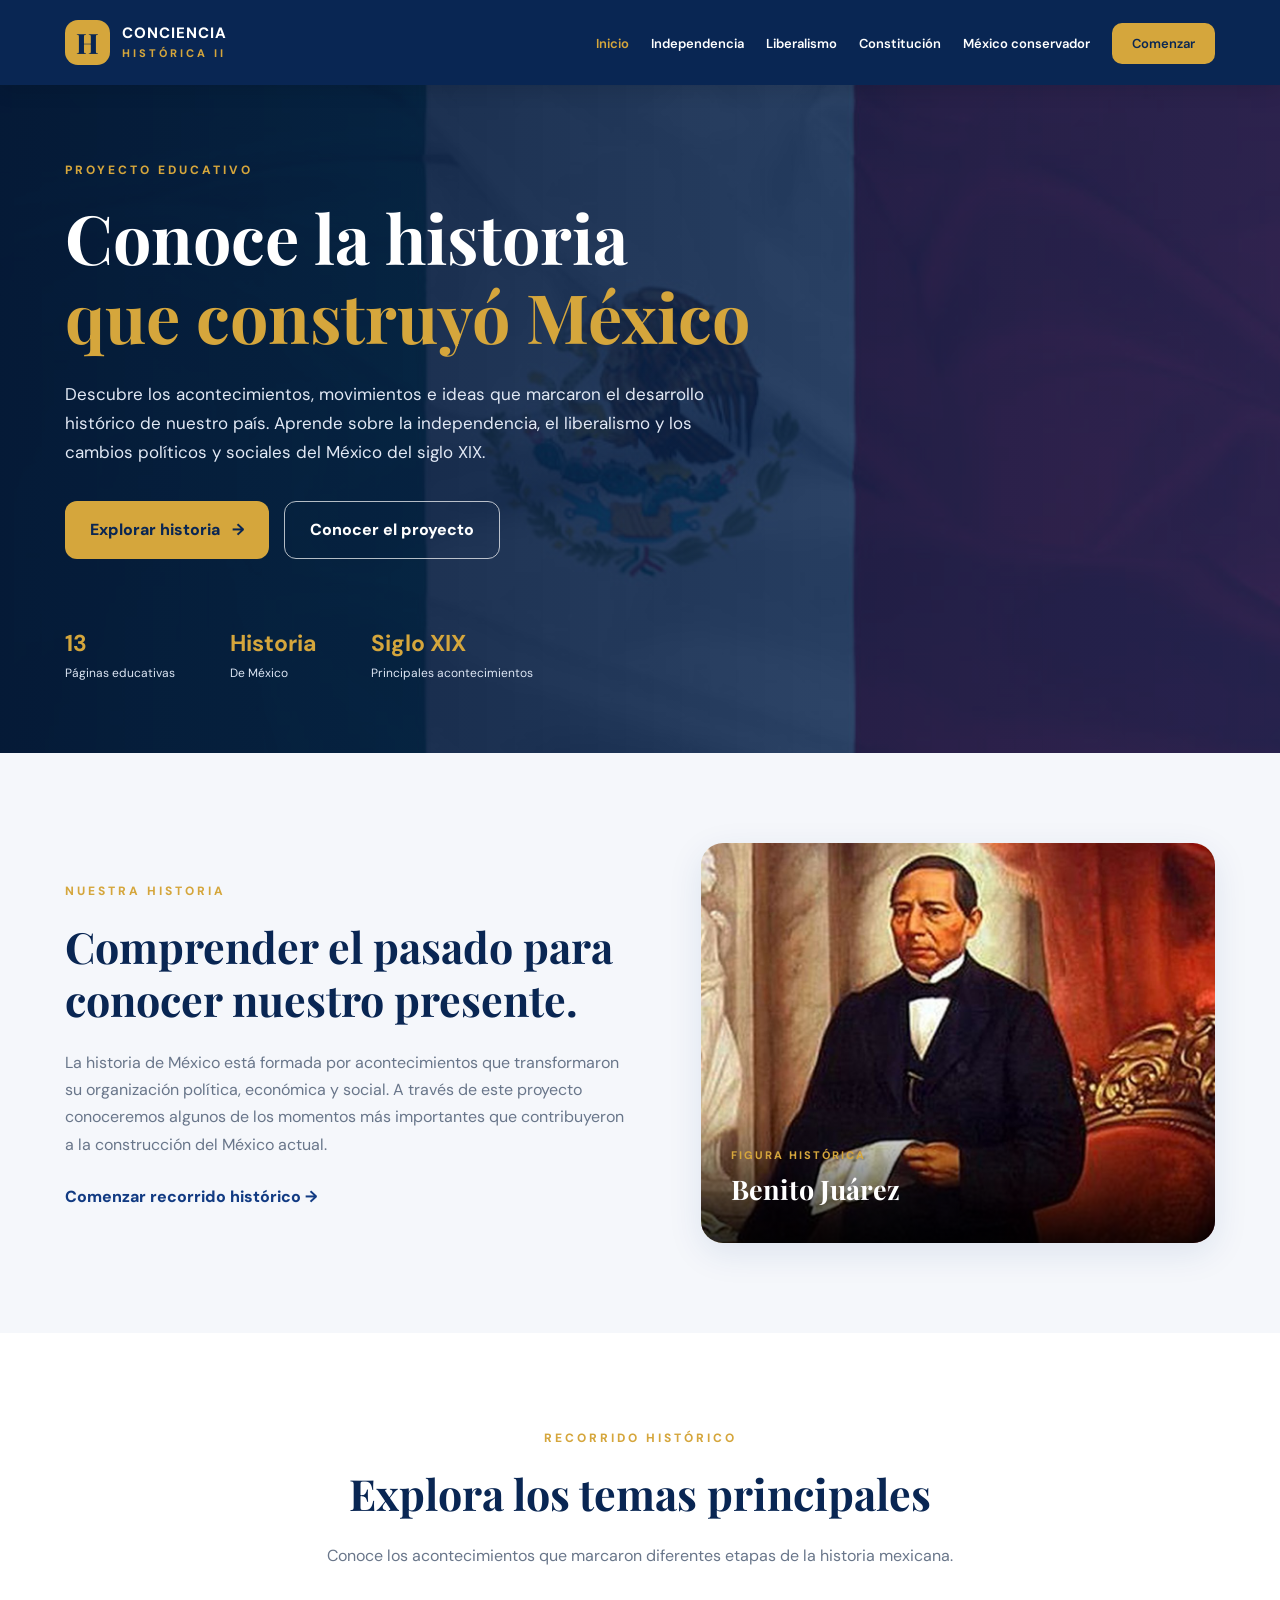
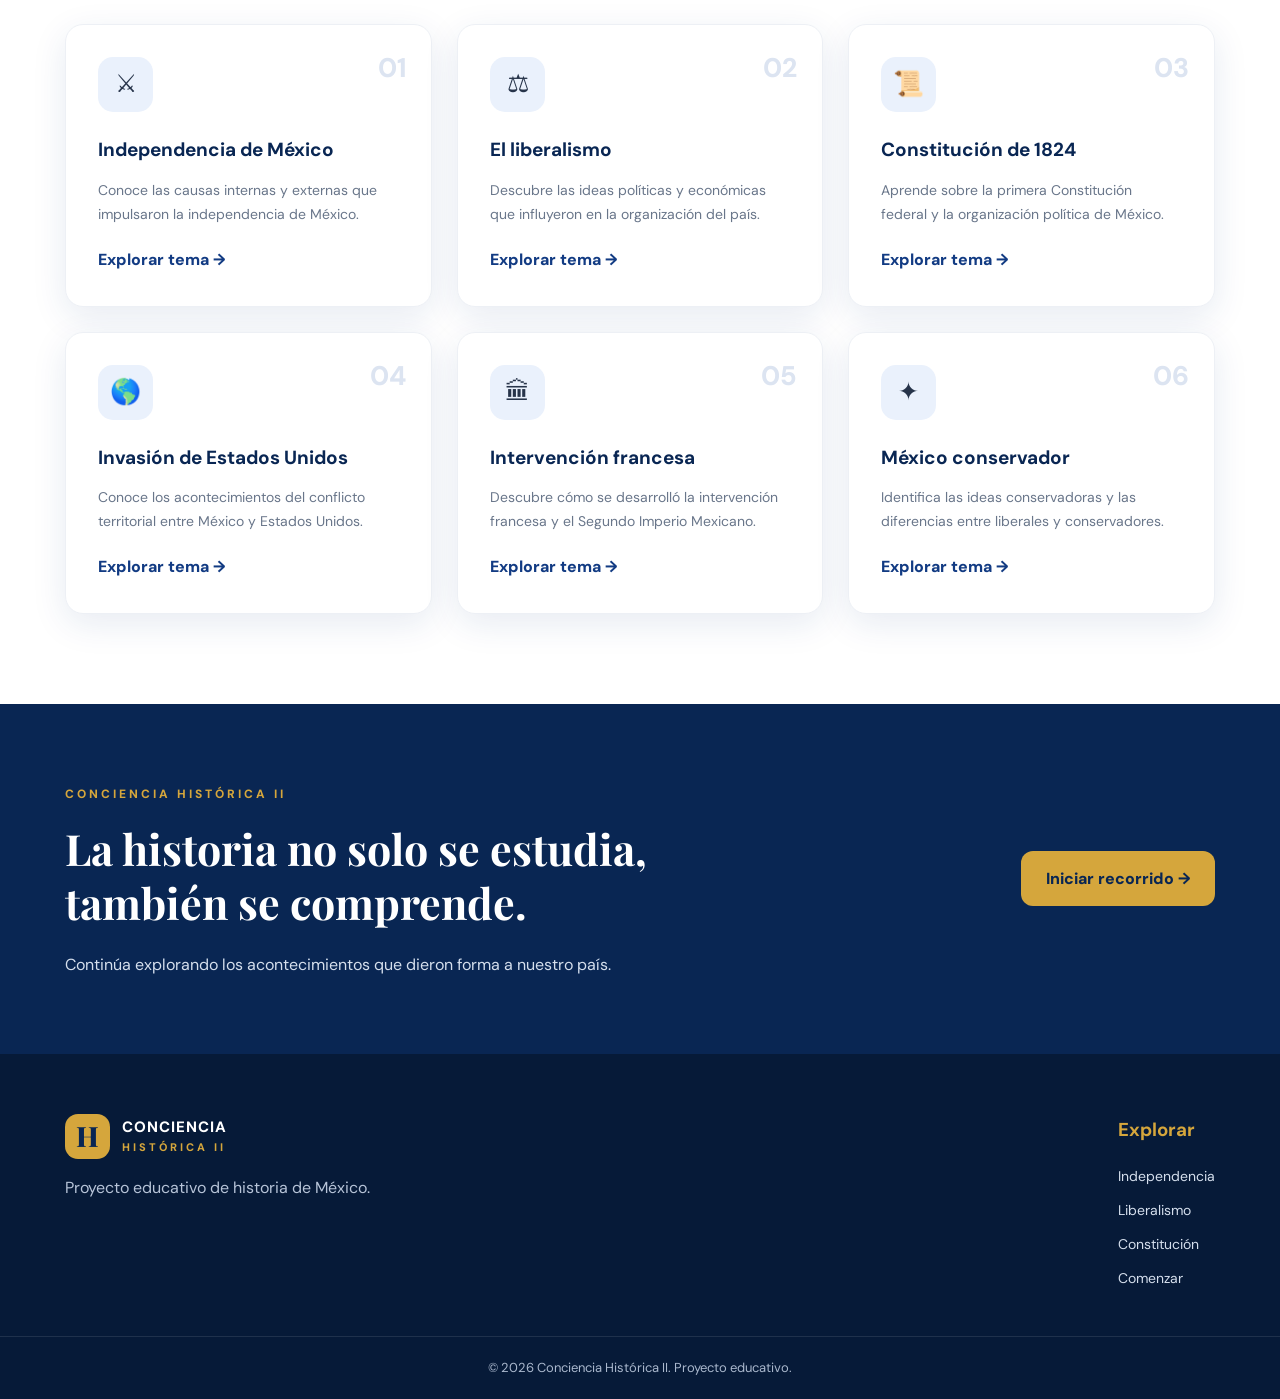
<file: index.html>
<!DOCTYPE html>
<html lang="es">

<head>
    <meta charset="UTF-8">
    <meta name="viewport" content="width=device-width, initial-scale=1.0">

    <meta name="description"
        content="Proyecto educativo de Conciencia Histórica II. Conoce acontecimientos importantes de la historia de México.">

    <title>Conciencia Histórica II | Historia de México</title>

    <link rel="stylesheet" href="disenioPagina.css">
    <link rel="icon" href="BanderaMexico.jpg" type="image/jpeg">

    <link rel="preconnect" href="https://fonts.googleapis.com">
    <link rel="preconnect" href="https://fonts.gstatic.com" crossorigin>

    <link href="https://fonts.googleapis.com/css2?family=DM+Sans:wght@400;500;600;700;800&family=Playfair+Display:wght@600;700;800&display=swap"
        rel="stylesheet">
</head>

<body>

    <!-- ENCABEZADO -->
    <header class="header">

        <nav class="navbar container">

            <a href="index.html" class="logo">
                <span class="logo-icon">H</span>

                <span>
                    CONCIENCIA
                    <small>HISTÓRICA II</small>
                </span>
            </a>

            <ul class="nav-links">

                <li>
                    <a href="index.html" class="active">Inicio</a>
                </li>

                <li>
                    <a href="Pagina1.html">Independencia</a>
                </li>

                <li>
                    <a href="liberalismo.html">Liberalismo</a>
                </li>

                <li>
                    <a href="constitucion.html">Constitución</a>
                </li>

                <li>
                    <a href="MexicoConservador.html">México conservador</a>
                </li>

                <li>
                    <a href="Formulario.html" class="nav-button">
                        Comenzar
                    </a>
                </li>

            </ul>

        </nav>

    </header>


    <main>

        <!-- PORTADA PRINCIPAL -->
        <section class="hero">

            <div class="hero-overlay"></div>

            <div class="container hero-content">

                <span class="section-tag">
                    PROYECTO EDUCATIVO
                </span>

                <h1>
                    Conoce la historia
                    <span>que construyó México</span>
                </h1>

                <p>
                    Descubre los acontecimientos, movimientos e ideas
                    que marcaron el desarrollo histórico de nuestro país.
                    Aprende sobre la independencia, el liberalismo y
                    los cambios políticos y sociales del México del siglo XIX.
                </p>

                <div class="hero-buttons">

                    <a href="Formulario.html" class="btn btn-primary">
                        Explorar historia
                        <span>→</span>
                    </a>

                    <a href="#contenido" class="btn btn-outline">
                        Conocer el proyecto
                    </a>

                </div>

                <div class="hero-info">

                    <div>
                        <strong>13</strong>
                        <span>Páginas educativas</span>
                    </div>

                    <div>
                        <strong>Historia</strong>
                        <span>De México</span>
                    </div>

                    <div>
                        <strong>Siglo XIX</strong>
                        <span>Principales acontecimientos</span>
                    </div>

                </div>

            </div>

        </section>


        <!-- INTRODUCCIÓN -->
        <section class="intro section-padding" id="contenido">

            <div class="container intro-grid">

                <article class="intro-text">

                    <span class="section-tag">
                        NUESTRA HISTORIA
                    </span>

                    <h2>
                        Comprender el pasado
                        para conocer nuestro presente.
                    </h2>

                    <p>
                        La historia de México está formada por acontecimientos
                        que transformaron su organización política, económica
                        y social.

                        A través de este proyecto conoceremos algunos de los
                        momentos más importantes que contribuyeron a la
                        construcción del México actual.
                    </p>

                    <a href="Formulario.html" class="text-link">
                        Comenzar recorrido histórico →
                    </a>

                </article>


                <article class="intro-image">

                    <img
                        src="BenitoJuarez.jpeg"
                        alt="Retrato histórico de Benito Juárez">

                    <div class="image-caption">

                        <span>FIGURA HISTÓRICA</span>

                        <h3>Benito Juárez</h3>

                    </div>

                </article>

            </div>

        </section>


        <!-- TEMAS PRINCIPALES -->
        <section class="topics section-padding">

            <div class="container">

                <div class="section-heading">

                    <span class="section-tag">
                        RECORRIDO HISTÓRICO
                    </span>

                    <h2>
                        Explora los temas principales
                    </h2>

                    <p>
                        Conoce los acontecimientos que marcaron
                        diferentes etapas de la historia mexicana.
                    </p>

                </div>


                <div class="topics-grid">


                    <article class="topic-card">

                        <div class="topic-number">01</div>

                        <div class="topic-icon">⚔</div>

                        <h3>Independencia de México</h3>

                        <p>
                            Conoce las causas internas y externas que
                            impulsaron la independencia de México.
                        </p>

                        <a href="Pagina1.html">
                            Explorar tema →
                        </a>

                    </article>


                    <article class="topic-card">

                        <div class="topic-number">02</div>

                        <div class="topic-icon">⚖</div>

                        <h3>El liberalismo</h3>

                        <p>
                            Descubre las ideas políticas y económicas
                            que influyeron en la organización del país.
                        </p>

                        <a href="liberalismo.html">
                            Explorar tema →
                        </a>

                    </article>


                    <article class="topic-card">

                        <div class="topic-number">03</div>

                        <div class="topic-icon">📜</div>

                        <h3>Constitución de 1824</h3>

                        <p>
                            Aprende sobre la primera Constitución
                            federal y la organización política de México.
                        </p>

                        <a href="constitucion.html">
                            Explorar tema →
                        </a>

                    </article>


                    <article class="topic-card">

                        <div class="topic-number">04</div>

                        <div class="topic-icon">🌎</div>

                        <h3>Invasión de Estados Unidos</h3>

                        <p>
                            Conoce los acontecimientos del conflicto
                            territorial entre México y Estados Unidos.
                        </p>

                        <a href="invasionEstadosUnidos.html">
                            Explorar tema →
                        </a>

                    </article>


                    <article class="topic-card">

                        <div class="topic-number">05</div>

                        <div class="topic-icon">🏛</div>

                        <h3>Intervención francesa</h3>

                        <p>
                            Descubre cómo se desarrolló la intervención
                            francesa y el Segundo Imperio Mexicano.
                        </p>

                        <a href="intervencionFrancesa.html">
                            Explorar tema →
                        </a>

                    </article>


                    <article class="topic-card">

                        <div class="topic-number">06</div>

                        <div class="topic-icon">✦</div>

                        <h3>México conservador</h3>

                        <p>
                            Identifica las ideas conservadoras y las
                            diferencias entre liberales y conservadores.
                        </p>

                        <a href="MexicoConservador.html">
                            Explorar tema →
                        </a>

                    </article>


                </div>

            </div>

        </section>


        <!-- SECCIÓN FINAL -->
        <section class="history-banner">

            <div class="container banner-content">

                <div>

                    <span class="section-tag">
                        CONCIENCIA HISTÓRICA II
                    </span>

                    <h2>
                        La historia no solo se estudia,
                        también se comprende.
                    </h2>

                    <p>
                        Continúa explorando los acontecimientos
                        que dieron forma a nuestro país.
                    </p>

                </div>

                <a href="Formulario.html" class="btn btn-gold">
                    Iniciar recorrido →
                </a>

            </div>

        </section>

    </main>


    <!-- PIE DE PÁGINA -->
    <footer class="footer">

        <div class="container footer-content">

            <div>

                <a href="index.html" class="logo footer-logo">

                    <span class="logo-icon">H</span>

                    <span>
                        CONCIENCIA
                        <small>HISTÓRICA II</small>
                    </span>

                </a>

                <p>
                    Proyecto educativo de historia de México.
                </p>

            </div>

            <div class="footer-links">

                <h3>Explorar</h3>

                <a href="Pagina1.html">Independencia</a>

                <a href="liberalismo.html">Liberalismo</a>

                <a href="constitucion.html">Constitución</a>

                <a href="Formulario.html">Comenzar</a>

            </div>

        </div>

        <div class="footer-bottom">

            <p>
                © 2026 Conciencia Histórica II.
                Proyecto educativo.
            </p>

        </div>

    </footer>

</body>

</html>
</file>
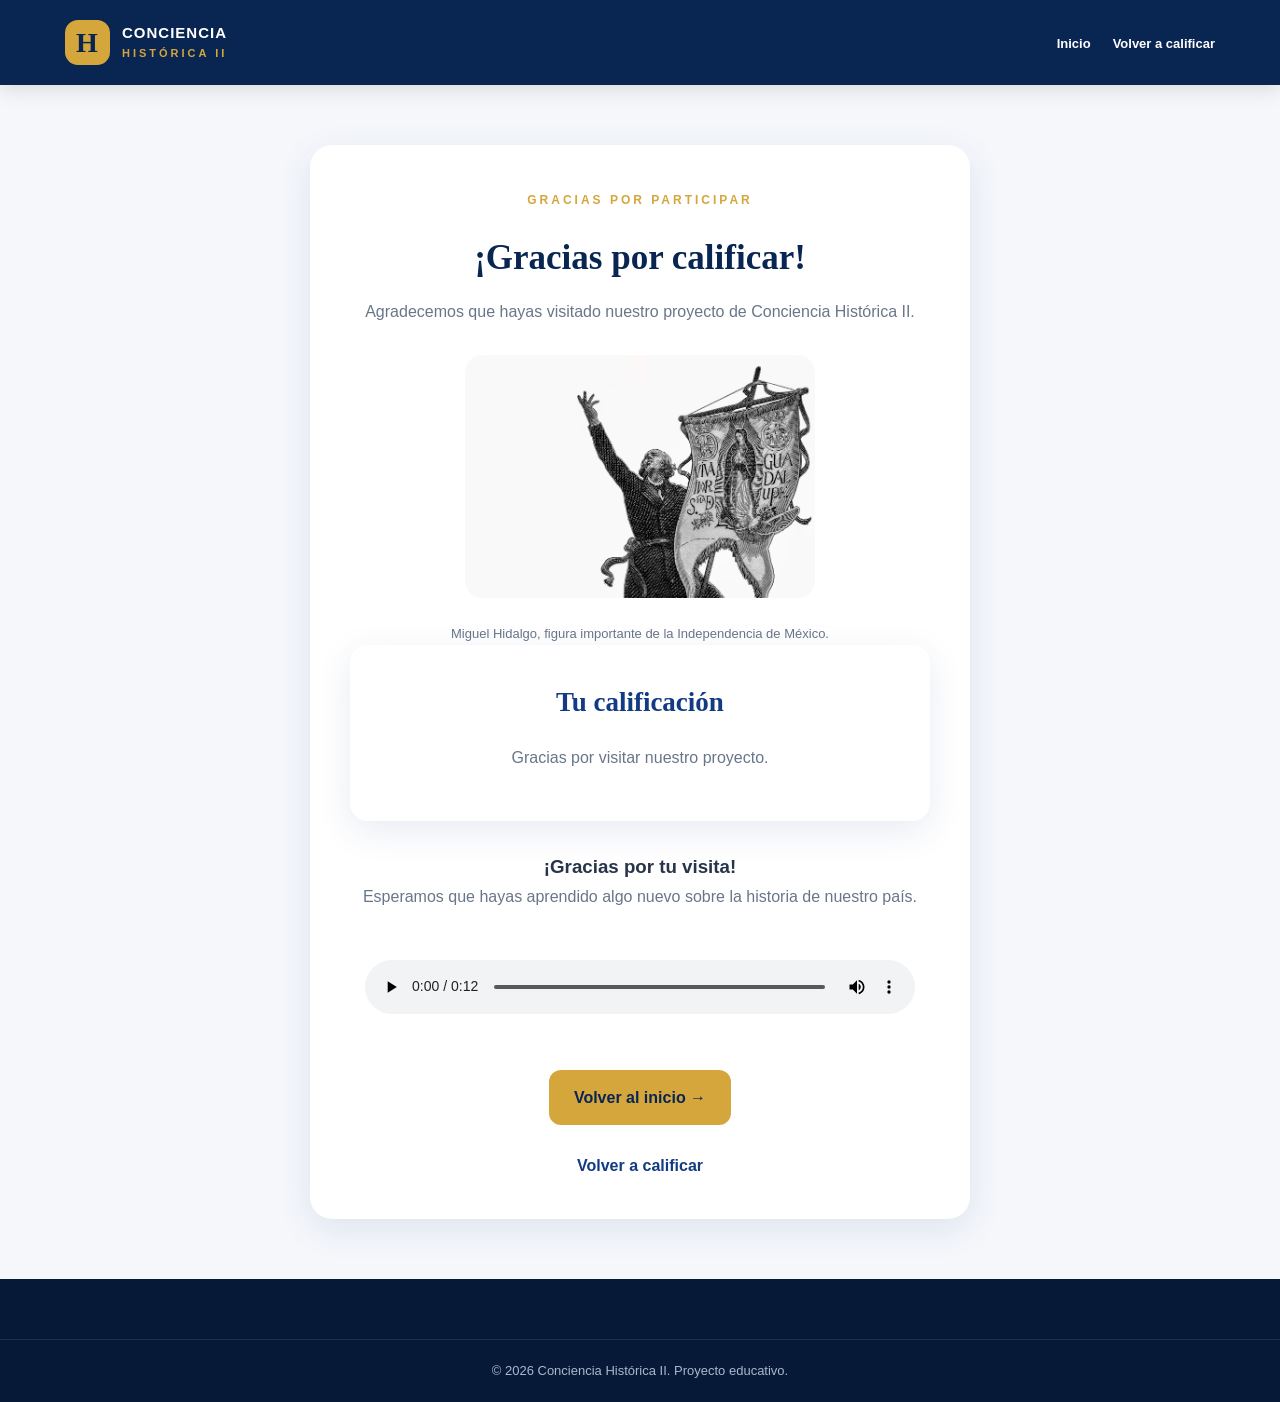
<file: calificacion.html>
<!DOCTYPE html>
<html lang="es">

<head>

    <meta charset="UTF-8">
    <meta name="viewport" content="width=device-width, initial-scale=1.0">

    <title>Gracias por calificarnos | Conciencia Histórica II</title>

    <link rel="stylesheet" href="disenioPagina.css">

    <script src="app.js" defer></script>

</head>

<body>

    <header class="header">

        <nav class="navbar container">

            <a href="index.html" class="logo">
                <span class="logo-icon">H</span>
                <span>
                    CONCIENCIA
                    <small>HISTÓRICA II</small>
                </span>
            </a>

            <ul class="nav-links">

                <li>
                    <a href="index.html">Inicio</a>
                </li>

                <li>
                    <a href="precalificacion.html">Volver a calificar</a>
                </li>

            </ul>

        </nav>

    </header>


    <main>

        <section class="form-section">

            <article class="form-card rating-container">

                <span class="section-tag">
                    GRACIAS POR PARTICIPAR
                </span>

                <h1>¡Gracias por calificar!</h1>

                <p>
                    Agradecemos que hayas visitado nuestro
                    proyecto de Conciencia Histórica II.
                </p>


                <figure>

                    <img
                        src="miguelHidalgoFin.jpg"
                        alt="Imagen de Miguel Hidalgo relacionada con la historia de México">

                    <figcaption class="image-description">
                        Miguel Hidalgo, figura importante
                        de la Independencia de México.
                    </figcaption>

                </figure>


                <div class="content-card">

                    <h2>Tu calificación</h2>

                    <p id="resultadoCalificacion">
                        Gracias por visitar nuestro proyecto.
                    </p>

                </div>


                <h3>¡Gracias por tu visita!</h3>

                <p>
                    Esperamos que hayas aprendido algo nuevo
                    sobre la historia de nuestro país.
                </p>


                <audio controls preload="metadata">

                    <source
                        src="Free Fire OST - Booyah!.mp3"
                        type="audio/mpeg">

                    Tu navegador no puede reproducir este audio.

                </audio>


                <br><br>


                <a href="index.html" class="btn btn-primary">
                    Volver al inicio →
                </a>

                <br><br>

                <a href="precalificacion.html" class="text-link">
                    Volver a calificar
                </a>

            </article>

        </section>

    </main>


    <footer class="footer">

        <div class="footer-bottom">

            <p>
                © 2026 Conciencia Histórica II.
                Proyecto educativo.
            </p>

        </div>

    </footer>

</body>

</html>
</file>
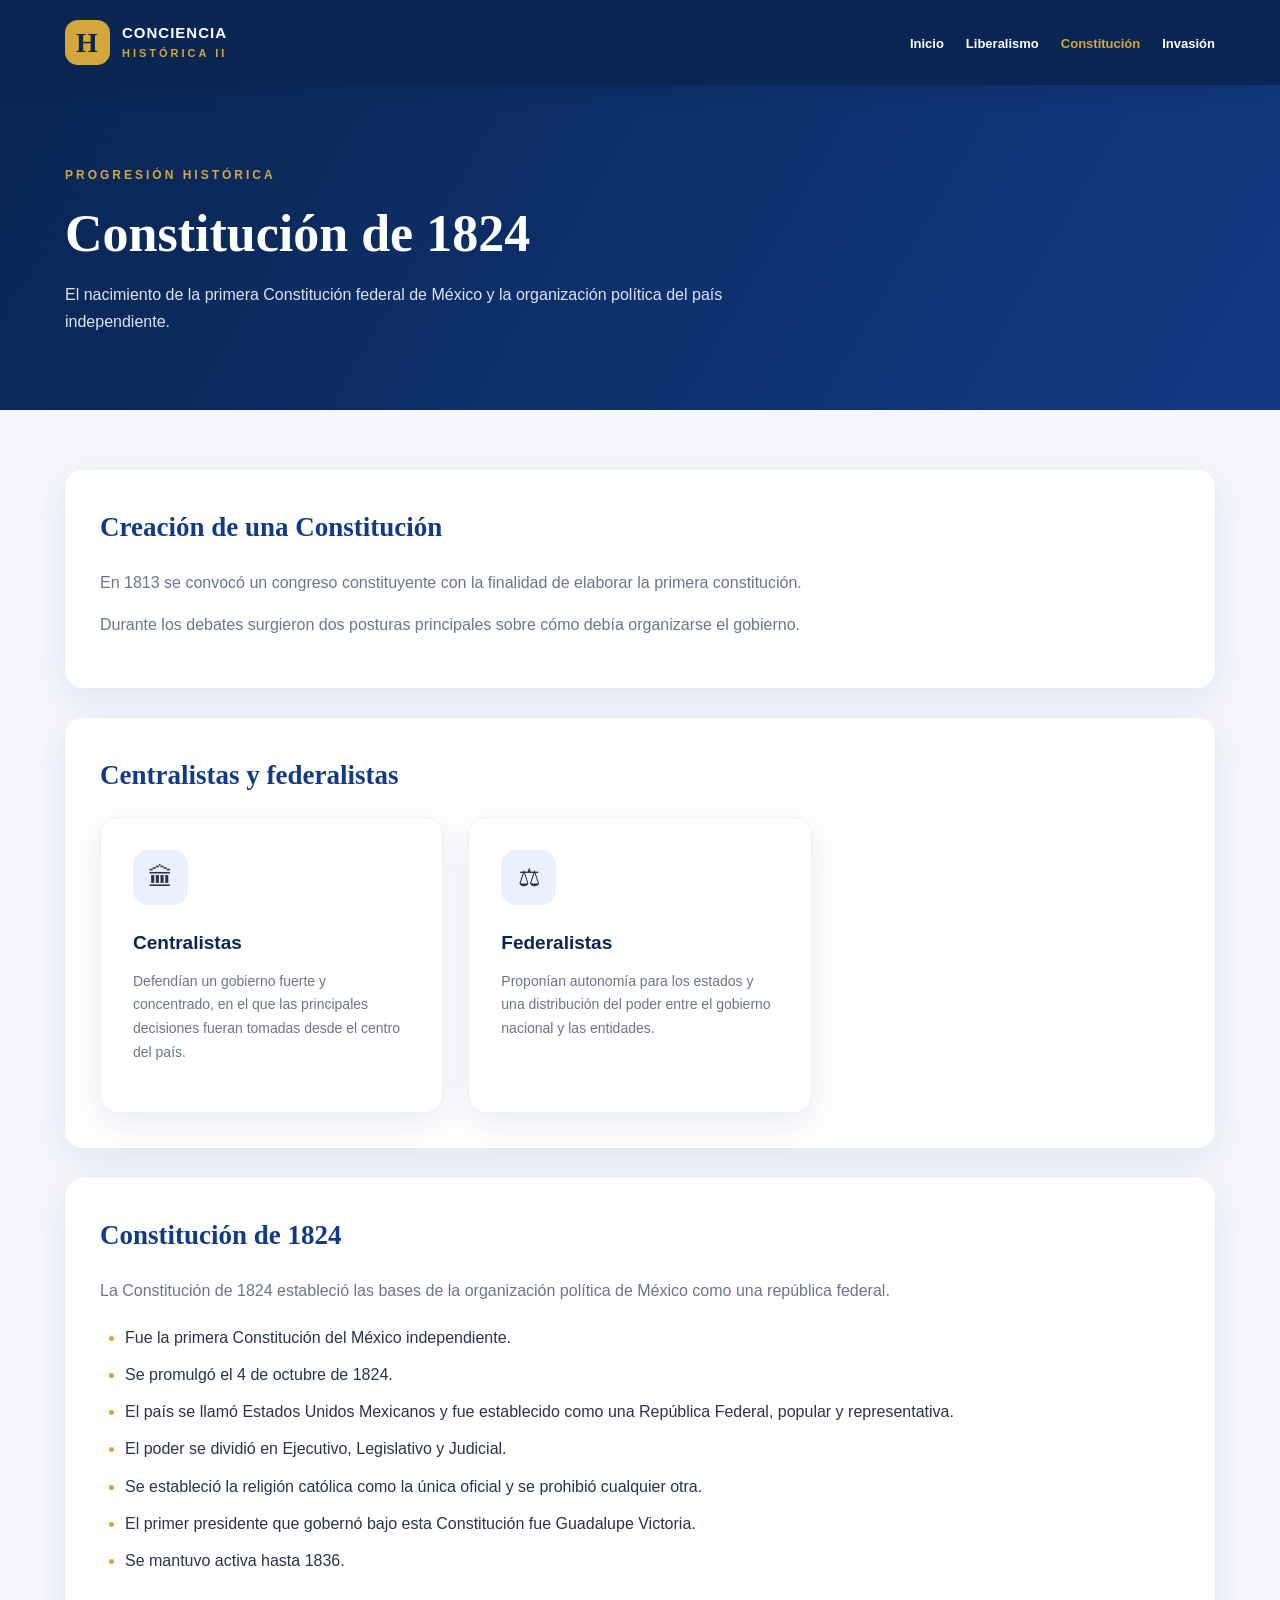
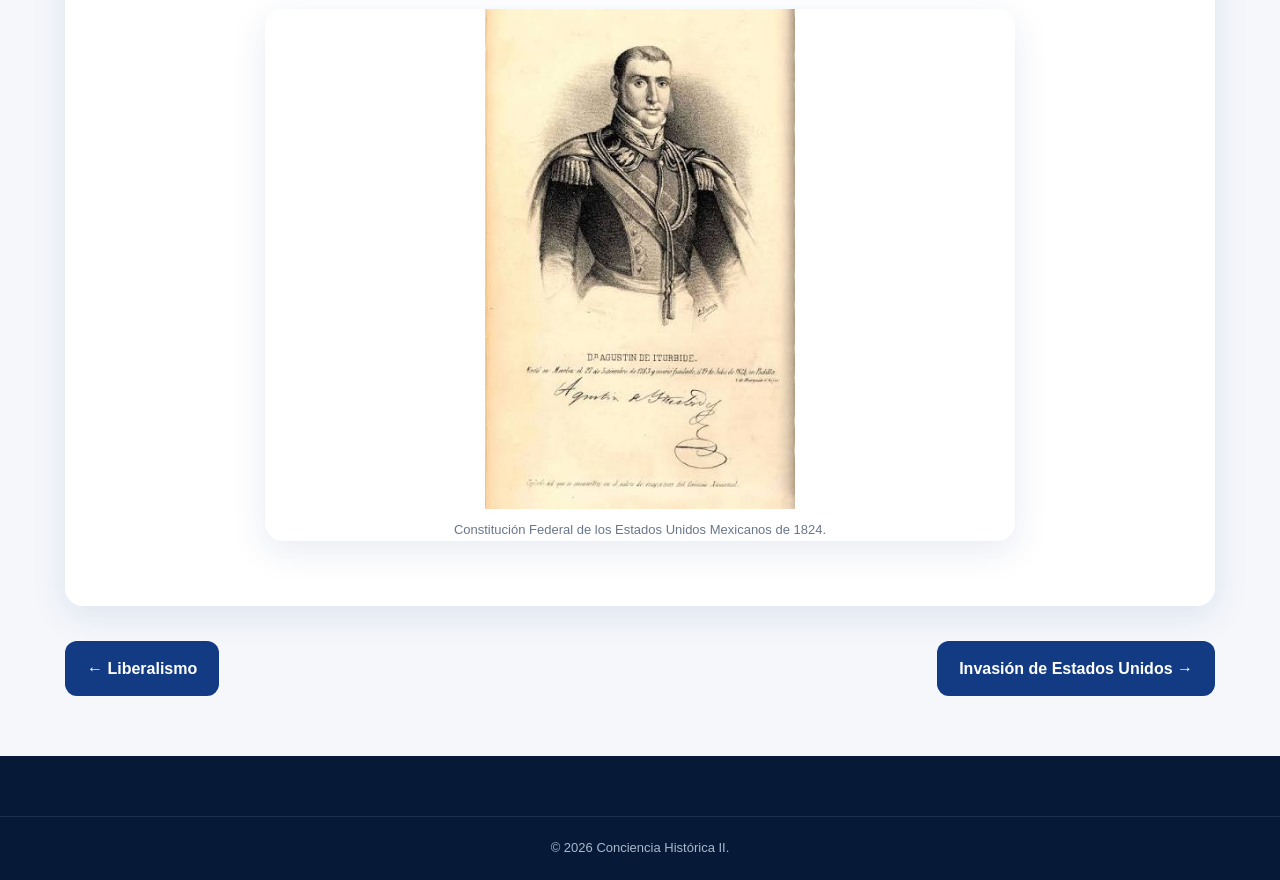
<file: constitucion.html>
<!DOCTYPE html>
<html lang="es">

<head>
    <meta charset="UTF-8">
    <meta name="viewport" content="width=device-width, initial-scale=1.0">

    <title>Constitución de 1824 | Conciencia Histórica II</title>

    <link rel="stylesheet" href="disenioPagina.css">
</head>

<body>

    <header class="header">

        <nav class="navbar container">

            <a href="index.html" class="logo">
                <span class="logo-icon">H</span>
                <span>CONCIENCIA
                    <small>HISTÓRICA II</small>
                </span>
            </a>

            <ul class="nav-links">
                <li><a href="index.html">Inicio</a></li>
                <li><a href="liberalismo.html">Liberalismo</a></li>
                <li><a href="constitucion.html" class="active">Constitución</a></li>
                <li><a href="invasionEstadosUnidos.html">Invasión</a></li>
            </ul>

        </nav>

    </header>


    <main>

        <section class="page-hero">

            <div class="container">

                <span class="section-tag">PROGRESIÓN HISTÓRICA</span>

                <h1>Constitución de 1824</h1>

                <p>
                    El nacimiento de la primera Constitución
                    federal de México y la organización
                    política del país independiente.
                </p>

            </div>

        </section>


        <section class="content-section">

            <div class="container">

                <article class="content-card">

                    <h2>Creación de una Constitución</h2>

                    <p>
                        En 1813 se convocó un congreso constituyente
                        con la finalidad de elaborar la primera
                        constitución.
                    </p>

                    <p>
                        Durante los debates surgieron dos posturas
                        principales sobre cómo debía organizarse
                        el gobierno.
                    </p>

                </article>


                <article class="content-card">

                    <h2>Centralistas y federalistas</h2>

                    <div class="topics-grid">

                        <article class="topic-card">

                            <div class="topic-icon">🏛</div>

                            <h3>Centralistas</h3>

                            <p>
                                Defendían un gobierno fuerte
                                y concentrado, en el que las
                                principales decisiones fueran
                                tomadas desde el centro del país.
                            </p>

                        </article>


                        <article class="topic-card">

                            <div class="topic-icon">⚖</div>

                            <h3>Federalistas</h3>

                            <p>
                                Proponían autonomía para los estados
                                y una distribución del poder entre
                                el gobierno nacional y las entidades.
                            </p>

                        </article>

                    </div>

                </article>


                <article class="content-card">

                    <h2>Constitución de 1824</h2>

                    <p>
                        La Constitución de 1824 estableció
                        las bases de la organización política
                        de México como una república federal.
                    </p>

                    <ul>

                        <li>
                            Fue la primera Constitución
                            del México independiente.
                        </li>

                        <li>
                            Se promulgó el 4 de octubre de 1824.
                        </li>

                        <li>
                            El país se llamó Estados Unidos Mexicanos
                            y fue establecido como una República
                            Federal, popular y representativa.
                        </li>

                        <li>
                            El poder se dividió en Ejecutivo,
                            Legislativo y Judicial.
                        </li>

                        <li>
                            Se estableció la religión católica
                            como la única oficial y se prohibió
                            cualquier otra.
                        </li>

                        <li>
                            El primer presidente que gobernó
                            bajo esta Constitución fue Guadalupe Victoria.
                        </li>

                        <li>
                            Se mantuvo activa hasta 1836.
                        </li>

                    </ul>


                    <figure class="content-image">

                        <img
                            src="constitucion.jpg"
                            alt="Imagen histórica relacionada con la Constitución mexicana de 1824">

                        <figcaption class="image-description">
                            Constitución Federal de los Estados Unidos Mexicanos de 1824.
                        </figcaption>

                    </figure>

                </article>


                <div class="topic-navigation">

                    <a href="liberalismo.html">
                        ← Liberalismo
                    </a>

                    <a href="invasionEstadosUnidos.html">
                        Invasión de Estados Unidos →
                    </a>

                </div>

            </div>

        </section>

    </main>


    <footer class="footer">

        <div class="footer-bottom">
            <p>© 2026 Conciencia Histórica II.</p>
        </div>

    </footer>

</body>

</html>
</file>
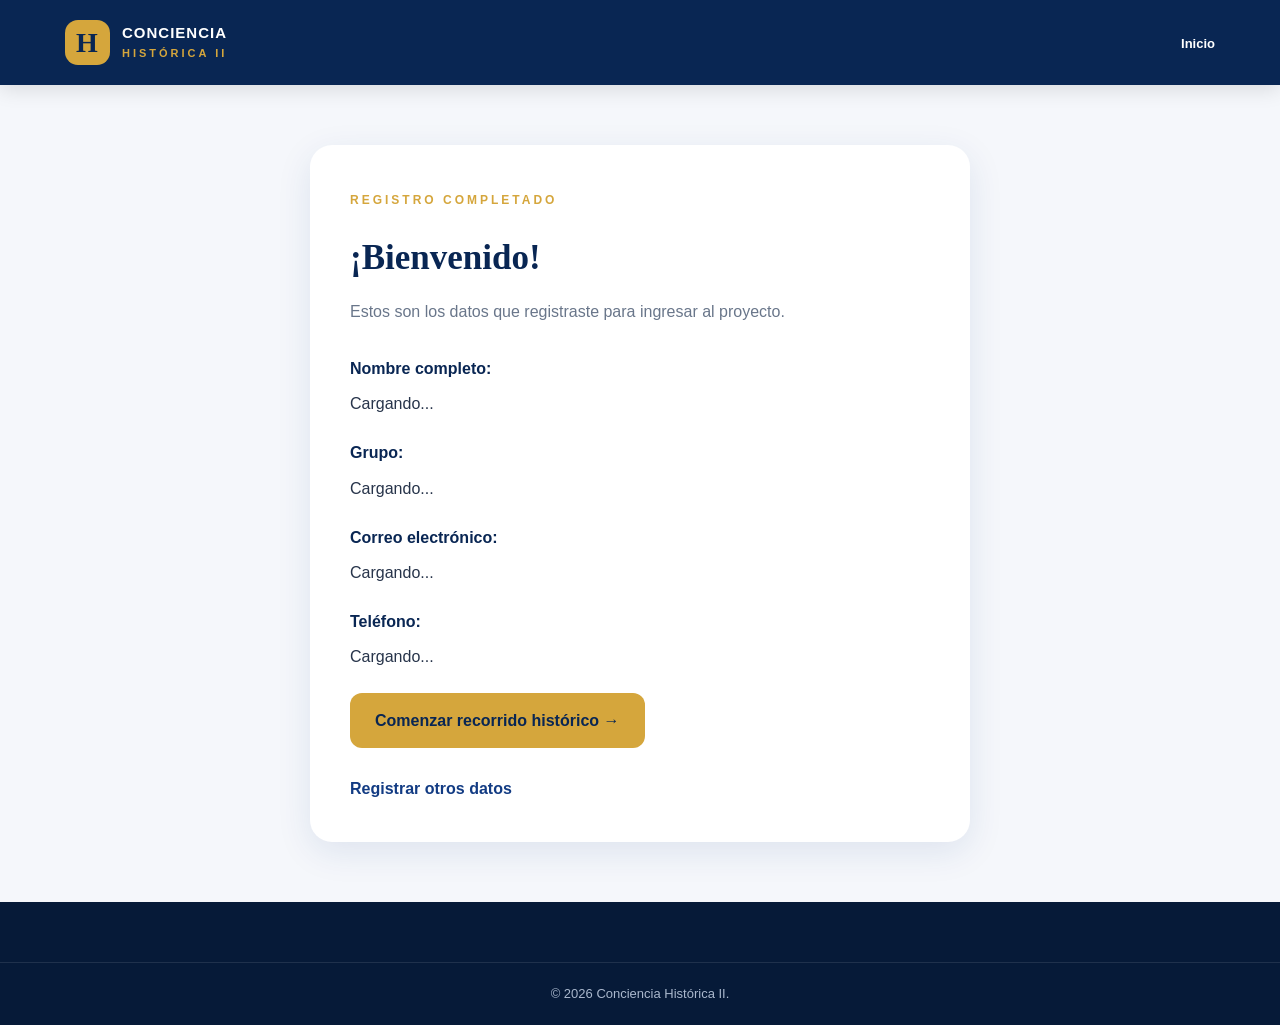
<file: datos.html>
<!DOCTYPE html>
<html lang="es">

<head>

    <meta charset="UTF-8">
    <meta name="viewport" content="width=device-width, initial-scale=1.0">

    <title>Datos registrados | Conciencia Histórica II</title>

    <link rel="stylesheet" href="disenioPagina.css">

    <script src="app.js" defer></script>

</head>

<body>

    <header class="header">

        <nav class="navbar container">

            <a href="index.html" class="logo">

                <span class="logo-icon">H</span>

                <span>
                    CONCIENCIA
                    <small>HISTÓRICA II</small>
                </span>

            </a>

            <ul class="nav-links">

                <li>
                    <a href="index.html">Inicio</a>
                </li>

            </ul>

        </nav>

    </header>


    <main>

        <section class="form-section">

            <article class="form-card">

                <span class="section-tag">
                    REGISTRO COMPLETADO
                </span>

                <h1>¡Bienvenido!</h1>

                <p>
                    Estos son los datos que registraste
                    para ingresar al proyecto.
                </p>


                <div id="informacionUsuario">

                    <div class="form-group">

                        <label>Nombre completo:</label>

                        <p id="datoNombre">Cargando...</p>

                    </div>


                    <div class="form-group">

                        <label>Grupo:</label>

                        <p id="datoGrupo">Cargando...</p>

                    </div>


                    <div class="form-group">

                        <label>Correo electrónico:</label>

                        <p id="datoCorreo">Cargando...</p>

                    </div>


                    <div class="form-group">

                        <label>Teléfono:</label>

                        <p id="datoTelefono">Cargando...</p>

                    </div>

                </div>


                <a href="Pagina1.html" class="btn btn-primary">
                    Comenzar recorrido histórico →
                </a>

                <br><br>

                <a href="Formulario.html" class="text-link">
                    Registrar otros datos
                </a>

            </article>

        </section>

    </main>


    <footer class="footer">

        <div class="footer-bottom">

            <p>
                © 2026 Conciencia Histórica II.
            </p>

        </div>

    </footer>

</body>

</html>
</file>
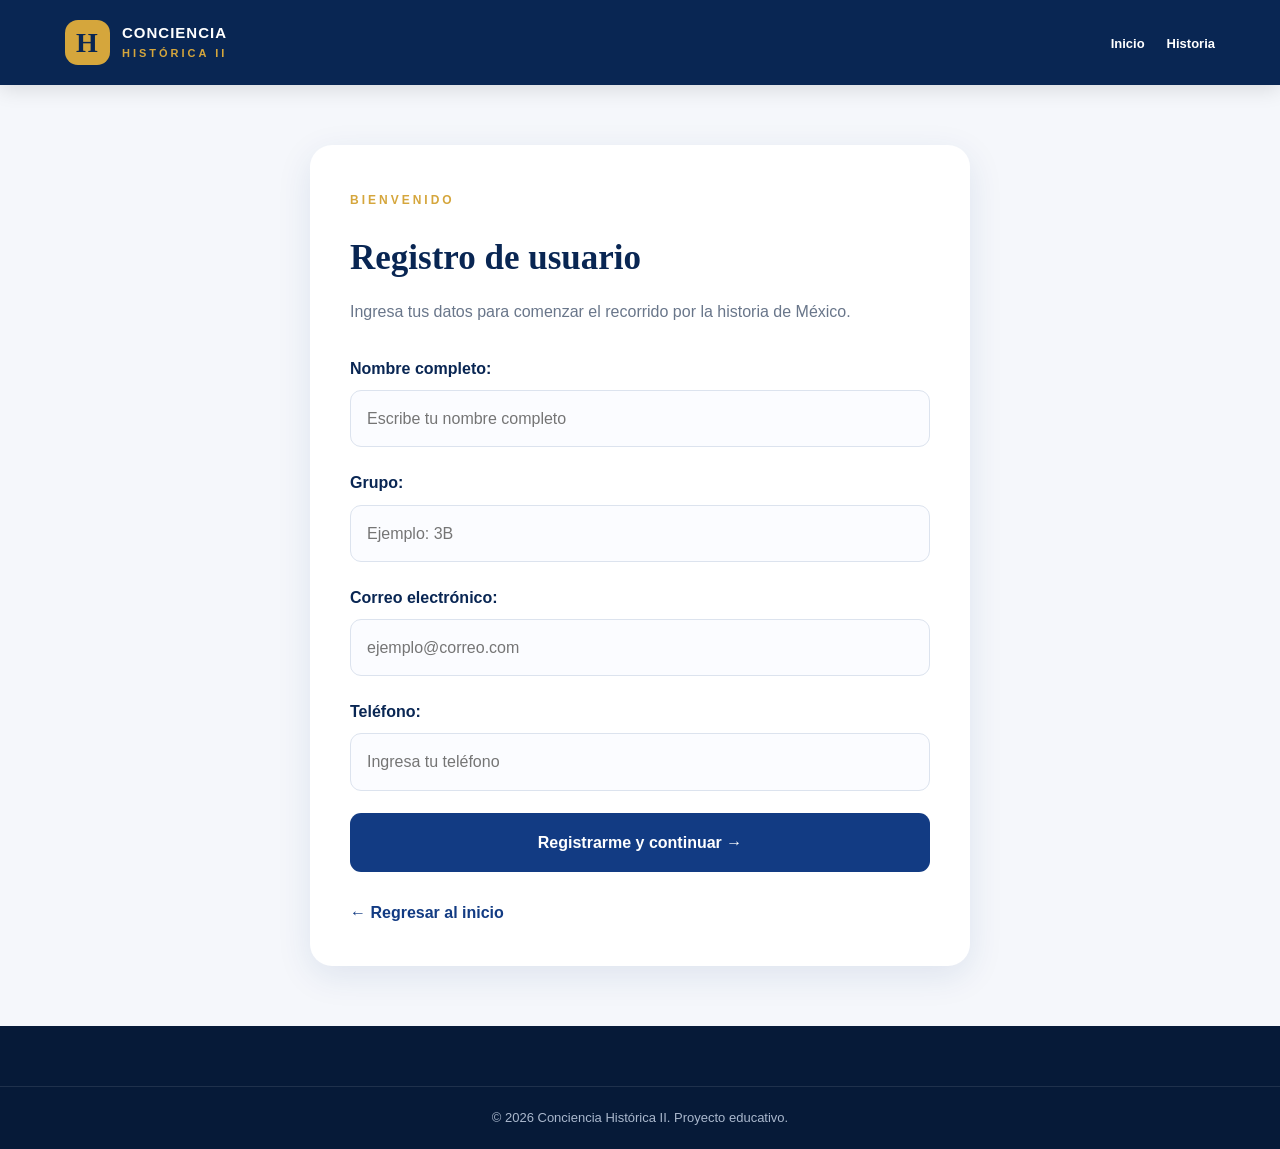
<file: Formulario.html>
<!DOCTYPE html>
<html lang="es">

<head>

    <meta charset="UTF-8">
    <meta name="viewport" content="width=device-width, initial-scale=1.0">

    <title>Registro | Conciencia Histórica II</title>

    <link rel="stylesheet" href="disenioPagina.css">

    <script src="app.js" defer></script>

</head>

<body>

    <header class="header">

        <nav class="navbar container">

            <a href="index.html" class="logo">

                <span class="logo-icon">H</span>

                <span>
                    CONCIENCIA
                    <small>HISTÓRICA II</small>
                </span>

            </a>

            <ul class="nav-links">

                <li><a href="index.html">Inicio</a></li>

                <li><a href="Pagina1.html">Historia</a></li>

            </ul>

        </nav>

    </header>


    <main>

        <section class="form-section">

            <article class="form-card">

                <span class="section-tag">
                    BIENVENIDO
                </span>

                <h1>Registro de usuario</h1>

                <p>
                    Ingresa tus datos para comenzar
                    el recorrido por la historia de México.
                </p>


                <div id="mensajeError" class="alert alert-error"
                    role="alert"></div>

                <div id="mensajeExito" class="alert alert-success"
                    role="status"></div>


                <form id="formRegistro">

                    <div class="form-group">

                        <label for="nombre">
                            Nombre completo:
                        </label>

                        <input
                            type="text"
                            id="nombre"
                            name="nombre"
                            placeholder="Escribe tu nombre completo"
                            required>

                    </div>


                    <div class="form-group">

                        <label for="grupo">
                            Grupo:
                        </label>

                        <input
                            type="text"
                            id="grupo"
                            name="grupo"
                            placeholder="Ejemplo: 3B"
                            required>

                    </div>


                    <div class="form-group">

                        <label for="correo">
                            Correo electrónico:
                        </label>

                        <input
                            type="email"
                            id="correo"
                            name="correo"
                            placeholder="ejemplo@correo.com"
                            required>

                    </div>


                    <div class="form-group">

                        <label for="telefono">
                            Teléfono:
                        </label>

                        <input
                            type="tel"
                            id="telefono"
                            name="telefono"
                            placeholder="Ingresa tu teléfono"
                            required
                            pattern="[0-9]{10}"
                            maxlength="10">

                    </div>


                    <button type="submit">
                        Registrarme y continuar →
                    </button>

                </form>

                <br>

                <a href="index.html" class="text-link">
                    ← Regresar al inicio
                </a>

            </article>

        </section>

    </main>


    <footer class="footer">

        <div class="footer-bottom">

            <p>
                © 2026 Conciencia Histórica II.
                Proyecto educativo.
            </p>

        </div>

    </footer>

</body>

</html>
</file>
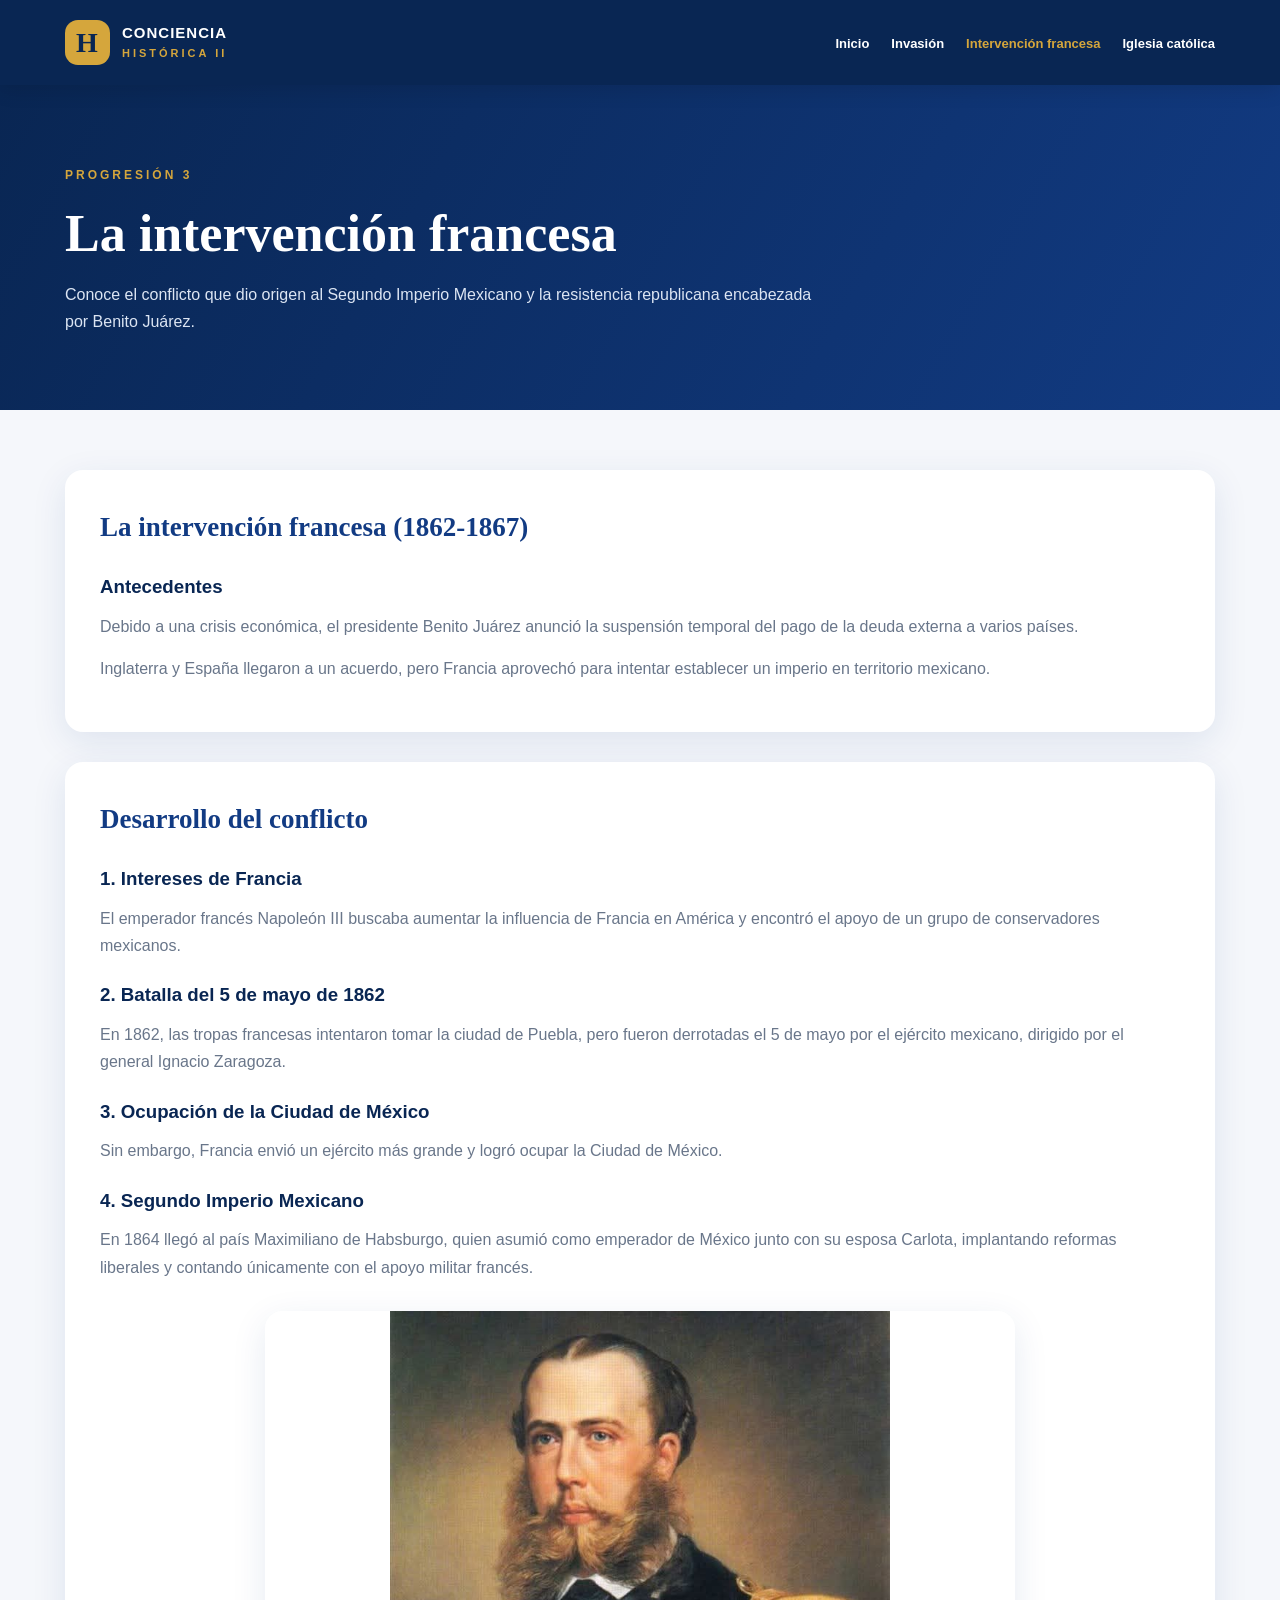
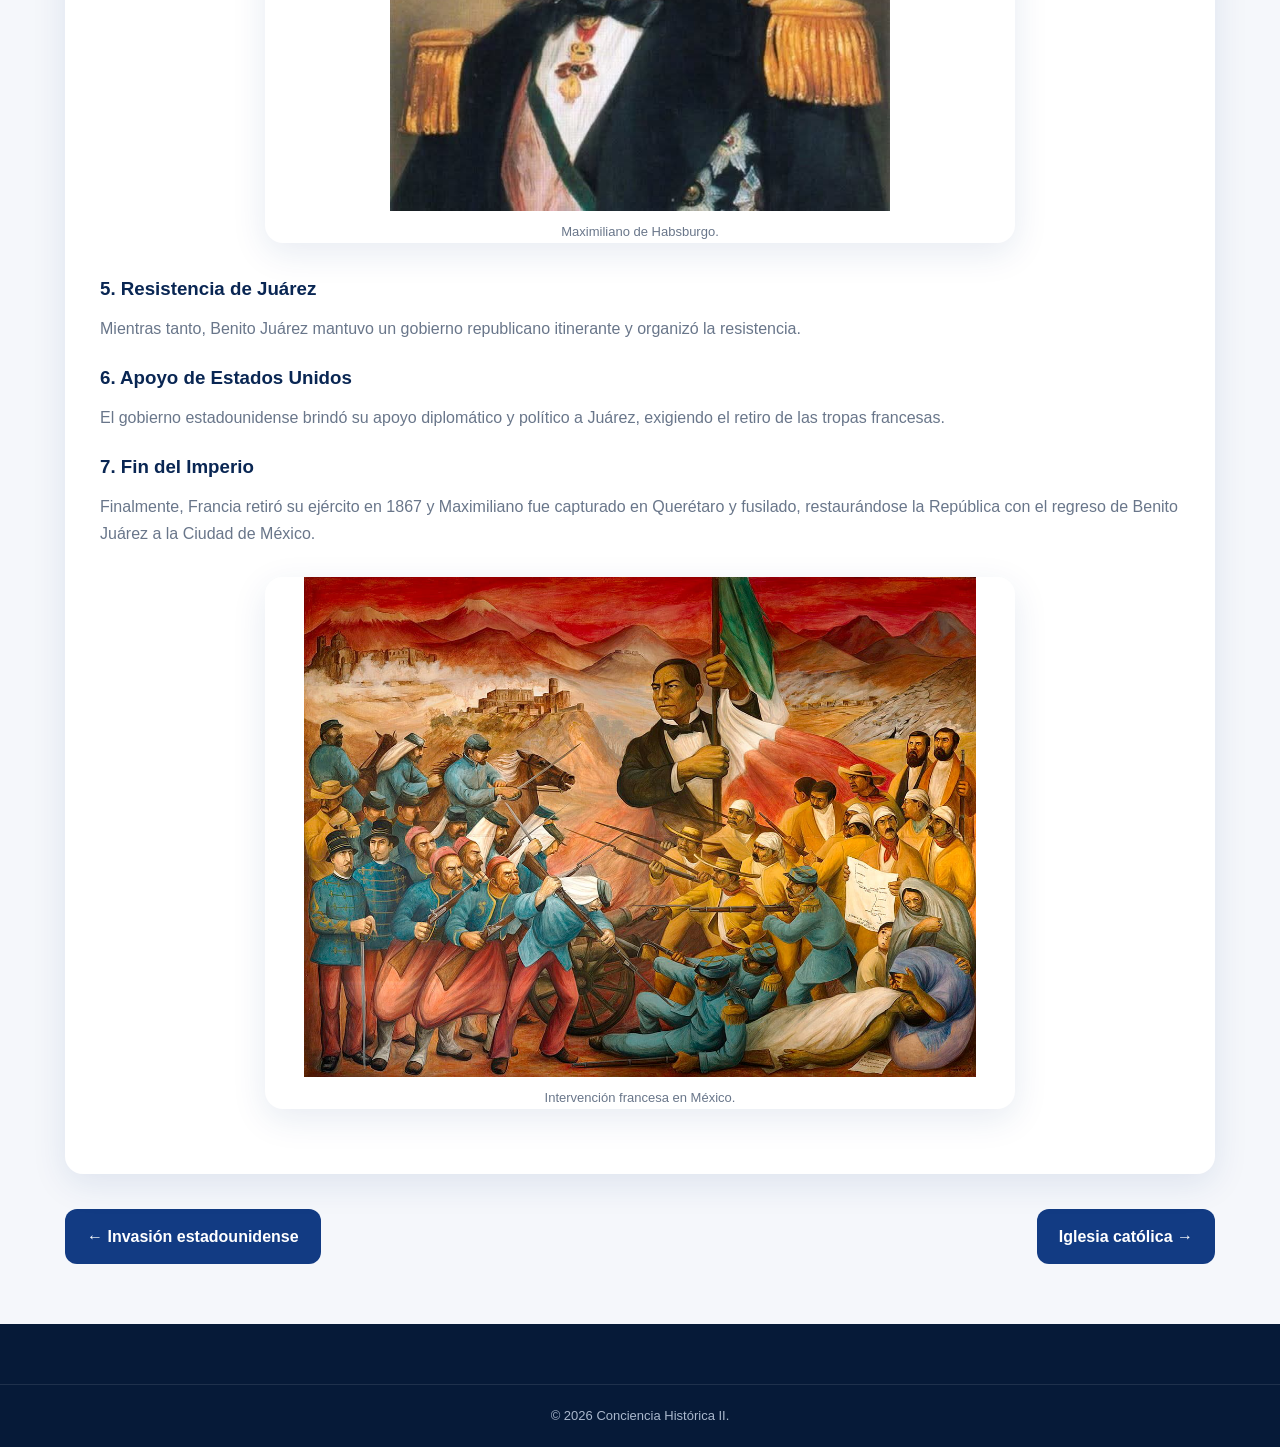
<file: intervencionFrancesa.html>
<!DOCTYPE html>
<html lang="es">

<head>
    <meta charset="UTF-8">
    <meta name="viewport" content="width=device-width, initial-scale=1.0">

    <title>Intervención Francesa | Conciencia Histórica II</title>

    <link rel="stylesheet" href="disenioPagina.css">
</head>

<body>

    <header class="header">

        <nav class="navbar container">

            <a href="index.html" class="logo">
                <span class="logo-icon">H</span>
                <span>CONCIENCIA
                    <small>HISTÓRICA II</small>
                </span>
            </a>

            <ul class="nav-links">
                <li><a href="index.html">Inicio</a></li>
                <li><a href="invasionEstadosUnidos.html">Invasión</a></li>
                <li><a href="intervencionFrancesa.html" class="active">Intervención francesa</a></li>
                <li><a href="Laiglesiacatolica.html">Iglesia católica</a></li>
            </ul>

        </nav>

    </header>


    <main>

        <section class="page-hero">

            <div class="container">

                <span class="section-tag">PROGRESIÓN 3</span>

                <h1>La intervención francesa</h1>

                <p>
                    Conoce el conflicto que dio origen al Segundo
                    Imperio Mexicano y la resistencia republicana
                    encabezada por Benito Juárez.
                </p>

            </div>

        </section>


        <section class="content-section">

            <div class="container">

                <article class="content-card">

                    <h2>La intervención francesa (1862-1867)</h2>

                    <h3>Antecedentes</h3>

                    <p>
                        Debido a una crisis económica, el presidente
                        Benito Juárez anunció la suspensión temporal
                        del pago de la deuda externa a varios países.
                    </p>

                    <p>
                        Inglaterra y España llegaron a un acuerdo,
                        pero Francia aprovechó para intentar establecer
                        un imperio en territorio mexicano.
                    </p>

                </article>


                <article class="content-card">

                    <h2>Desarrollo del conflicto</h2>

                    <h3>1. Intereses de Francia</h3>

                    <p>
                        El emperador francés Napoleón III buscaba
                        aumentar la influencia de Francia en América
                        y encontró el apoyo de un grupo de
                        conservadores mexicanos.
                    </p>


                    <h3>2. Batalla del 5 de mayo de 1862</h3>

                    <p>
                        En 1862, las tropas francesas intentaron
                        tomar la ciudad de Puebla, pero fueron
                        derrotadas el 5 de mayo por el ejército
                        mexicano, dirigido por el general
                        Ignacio Zaragoza.
                    </p>


                    <h3>3. Ocupación de la Ciudad de México</h3>

                    <p>
                        Sin embargo, Francia envió un ejército
                        más grande y logró ocupar la Ciudad de México.
                    </p>


                    <h3>4. Segundo Imperio Mexicano</h3>

                    <p>
                        En 1864 llegó al país Maximiliano de Habsburgo,
                        quien asumió como emperador de México junto
                        con su esposa Carlota, implantando reformas
                        liberales y contando únicamente con el
                        apoyo militar francés.
                    </p>


                    <figure class="content-image">

                        <img
                            src="Maximiliano.jpg"
                            alt="Retrato histórico de Maximiliano de Habsburgo">

                        <figcaption class="image-description">
                            Maximiliano de Habsburgo.
                        </figcaption>

                    </figure>


                    <h3>5. Resistencia de Juárez</h3>

                    <p>
                        Mientras tanto, Benito Juárez mantuvo
                        un gobierno republicano itinerante
                        y organizó la resistencia.
                    </p>


                    <h3>6. Apoyo de Estados Unidos</h3>

                    <p>
                        El gobierno estadounidense brindó su apoyo
                        diplomático y político a Juárez, exigiendo
                        el retiro de las tropas francesas.
                    </p>


                    <h3>7. Fin del Imperio</h3>

                    <p>
                        Finalmente, Francia retiró su ejército
                        en 1867 y Maximiliano fue capturado en
                        Querétaro y fusilado, restaurándose
                        la República con el regreso de Benito
                        Juárez a la Ciudad de México.
                    </p>


                    <figure class="content-image">

                        <img
                            src="intervencionFrancesa.jpg"
                            alt="Imagen histórica de la intervención francesa en México">

                        <figcaption class="image-description">
                            Intervención francesa en México.
                        </figcaption>

                    </figure>

                </article>


                <div class="topic-navigation">

                    <a href="invasionEstadosUnidos.html">
                        ← Invasión estadounidense
                    </a>

                    <a href="Laiglesiacatolica.html">
                        Iglesia católica →
                    </a>

                </div>

            </div>

        </section>

    </main>


    <footer class="footer">

        <div class="footer-bottom">
            <p>© 2026 Conciencia Histórica II.</p>
        </div>

    </footer>

</body>

</html>
</file>
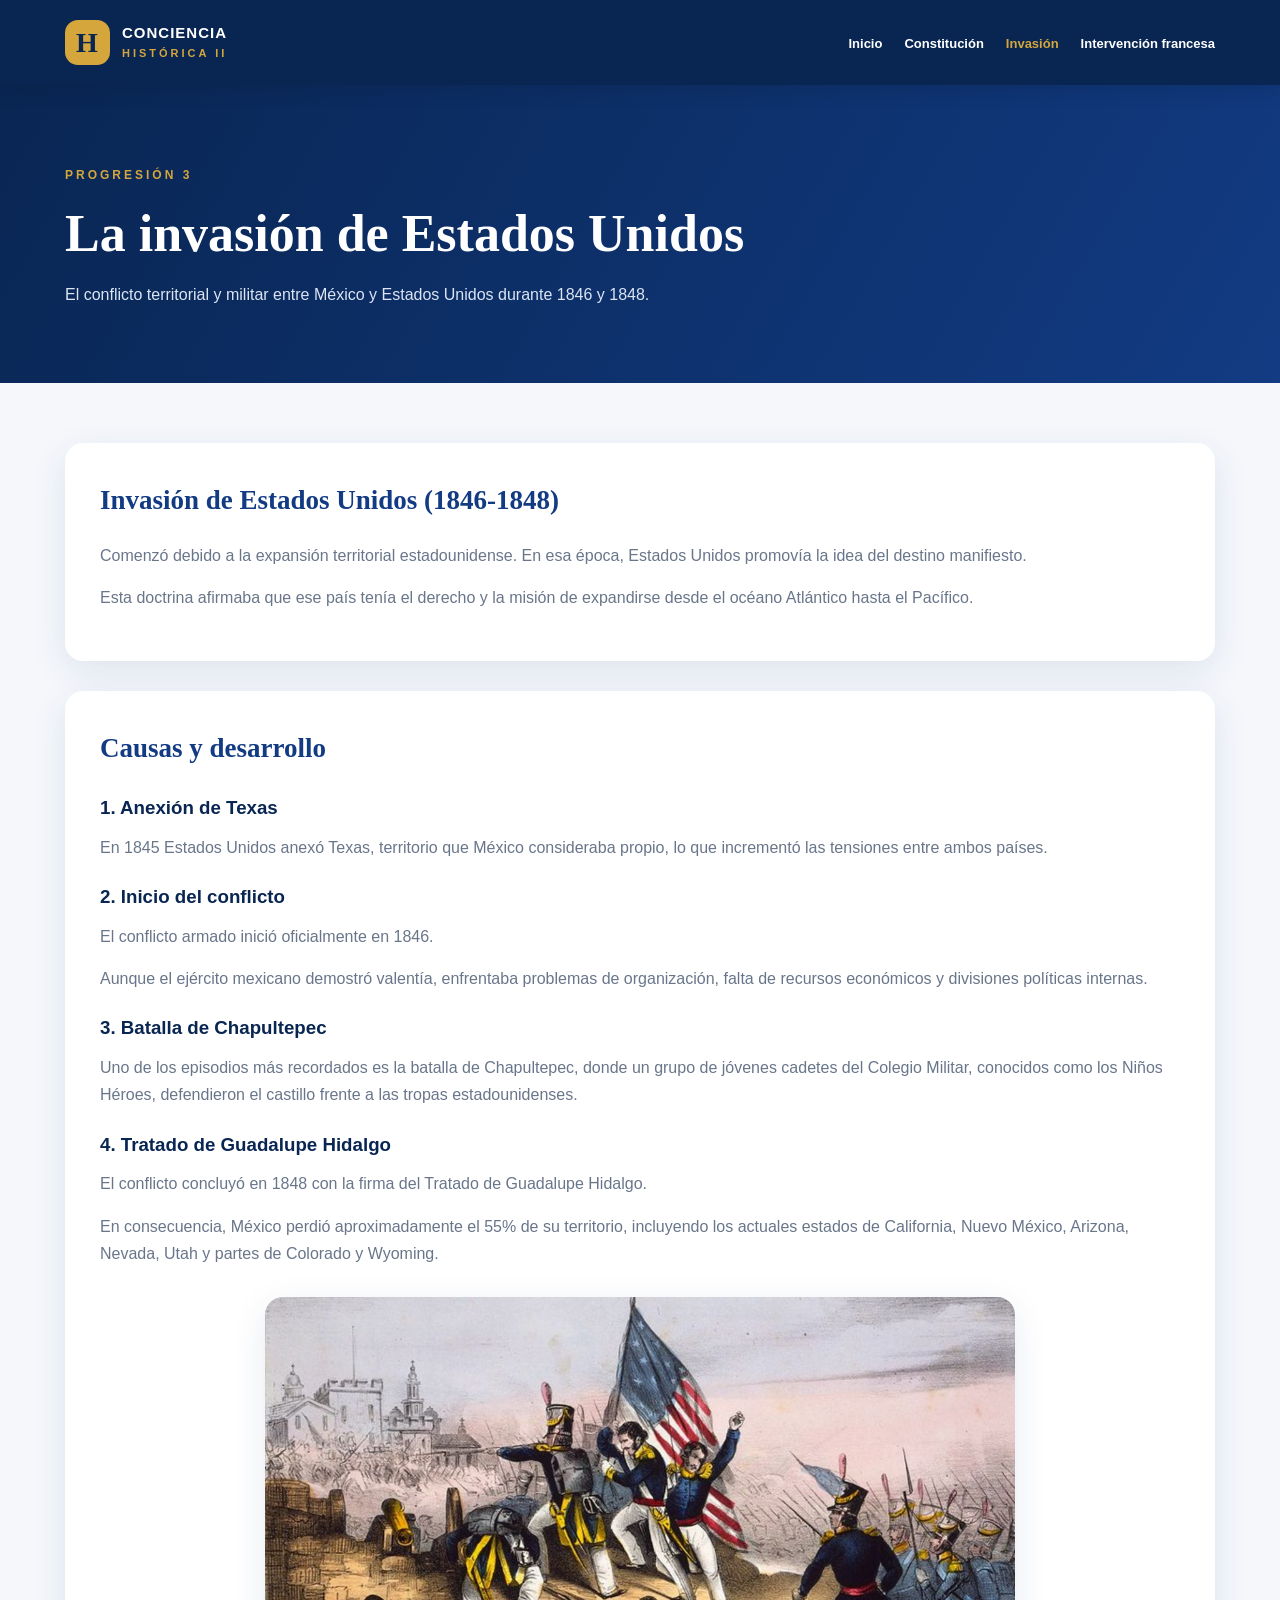
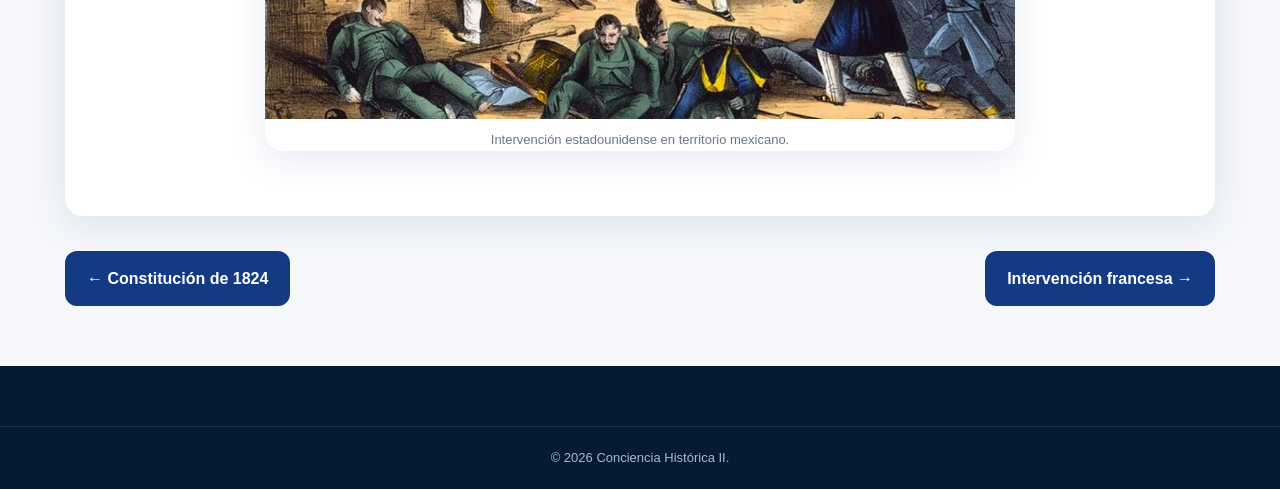
<file: invasionEstadosUnidos.html>
<!DOCTYPE html>
<html lang="es">

<head>
    <meta charset="UTF-8">
    <meta name="viewport" content="width=device-width, initial-scale=1.0">

    <title>Invasión de Estados Unidos | Conciencia Histórica II</title>

    <link rel="stylesheet" href="disenioPagina.css">
</head>

<body>

    <header class="header">

        <nav class="navbar container">

            <a href="index.html" class="logo">
                <span class="logo-icon">H</span>
                <span>CONCIENCIA
                    <small>HISTÓRICA II</small>
                </span>
            </a>

            <ul class="nav-links">
                <li><a href="index.html">Inicio</a></li>
                <li><a href="constitucion.html">Constitución</a></li>
                <li><a href="invasionEstadosUnidos.html" class="active">Invasión</a></li>
                <li><a href="intervencionFrancesa.html">Intervención francesa</a></li>
            </ul>

        </nav>

    </header>


    <main>

        <section class="page-hero">

            <div class="container">

                <span class="section-tag">PROGRESIÓN 3</span>

                <h1>La invasión de Estados Unidos</h1>

                <p>
                    El conflicto territorial y militar entre
                    México y Estados Unidos durante 1846 y 1848.
                </p>

            </div>

        </section>


        <section class="content-section">

            <div class="container">

                <article class="content-card">

                    <h2>Invasión de Estados Unidos (1846-1848)</h2>

                    <p>
                        Comenzó debido a la expansión territorial
                        estadounidense. En esa época, Estados Unidos
                        promovía la idea del destino manifiesto.
                    </p>

                    <p>
                        Esta doctrina afirmaba que ese país tenía
                        el derecho y la misión de expandirse desde
                        el océano Atlántico hasta el Pacífico.
                    </p>

                </article>


                <article class="content-card">

                    <h2>Causas y desarrollo</h2>

                    <h3>1. Anexión de Texas</h3>

                    <p>
                        En 1845 Estados Unidos anexó Texas,
                        territorio que México consideraba propio,
                        lo que incrementó las tensiones entre
                        ambos países.
                    </p>


                    <h3>2. Inicio del conflicto</h3>

                    <p>
                        El conflicto armado inició oficialmente
                        en 1846.
                    </p>

                    <p>
                        Aunque el ejército mexicano demostró valentía,
                        enfrentaba problemas de organización,
                        falta de recursos económicos y divisiones
                        políticas internas.
                    </p>


                    <h3>3. Batalla de Chapultepec</h3>

                    <p>
                        Uno de los episodios más recordados es
                        la batalla de Chapultepec, donde un grupo
                        de jóvenes cadetes del Colegio Militar,
                        conocidos como los Niños Héroes,
                        defendieron el castillo frente a las
                        tropas estadounidenses.
                    </p>


                    <h3>4. Tratado de Guadalupe Hidalgo</h3>

                    <p>
                        El conflicto concluyó en 1848 con la firma
                        del Tratado de Guadalupe Hidalgo.
                    </p>

                    <p>
                        En consecuencia, México perdió aproximadamente
                        el 55% de su territorio, incluyendo los actuales
                        estados de California, Nuevo México, Arizona,
                        Nevada, Utah y partes de Colorado y Wyoming.
                    </p>


                    <figure class="content-image">

                        <img
                            src="intervencionEstadodidense.jpg"
                            alt="Imagen histórica relacionada con la intervención estadounidense en México">

                        <figcaption class="image-description">
                            Intervención estadounidense en territorio mexicano.
                        </figcaption>

                    </figure>

                </article>


                <div class="topic-navigation">

                    <a href="constitucion.html">
                        ← Constitución de 1824
                    </a>

                    <a href="intervencionFrancesa.html">
                        Intervención francesa →
                    </a>

                </div>

            </div>

        </section>

    </main>


    <footer class="footer">

        <div class="footer-bottom">
            <p>© 2026 Conciencia Histórica II.</p>
        </div>

    </footer>

</body>

</html>
</file>
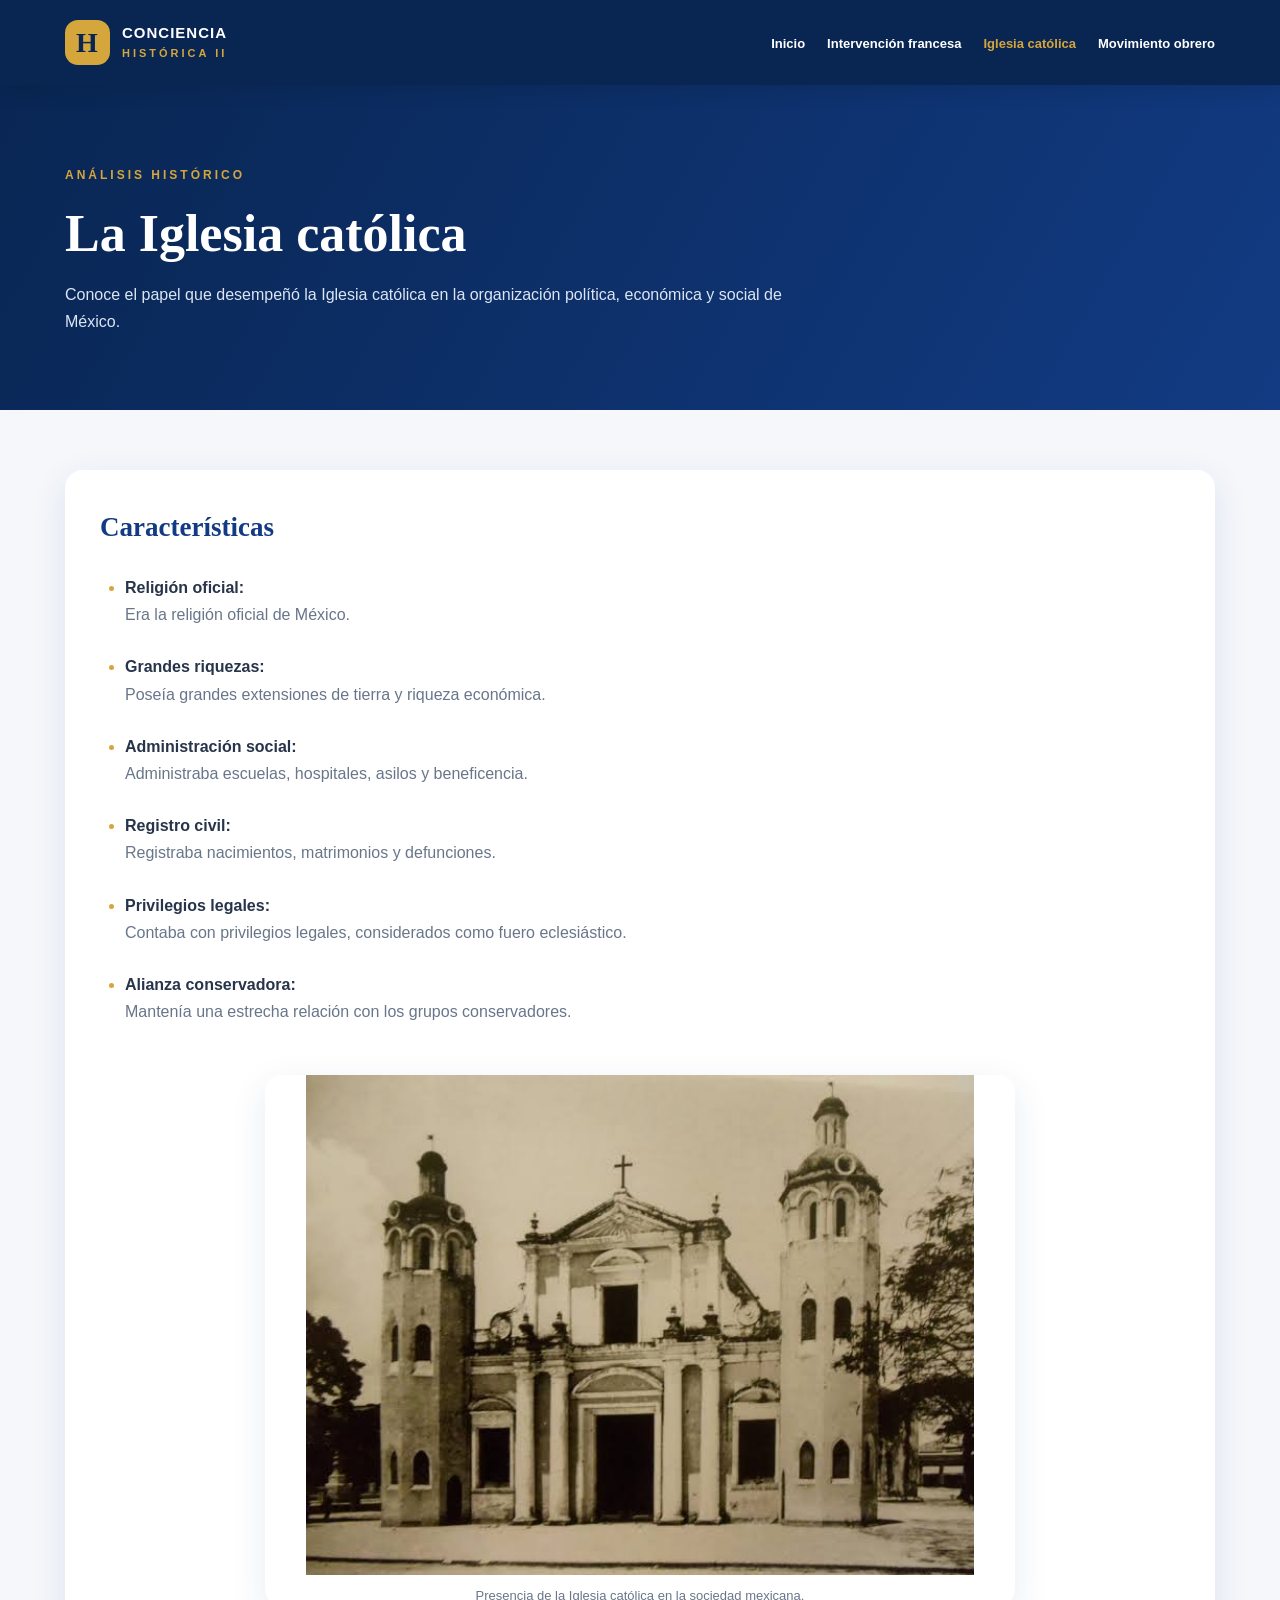
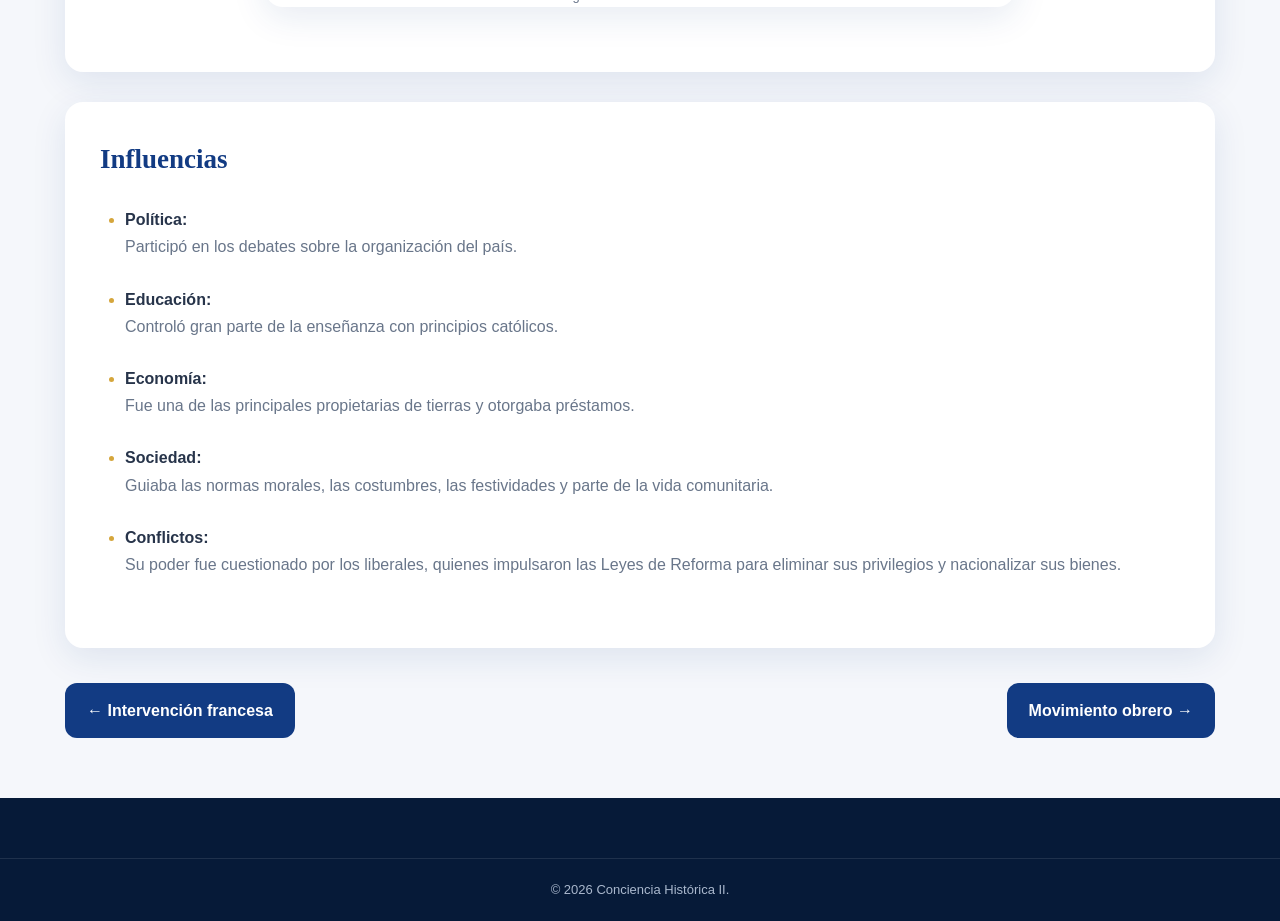
<file: Laiglesiacatolica.html>
<!DOCTYPE html>
<html lang="es">

<head>
    <meta charset="UTF-8">
    <meta name="viewport" content="width=device-width, initial-scale=1.0">

    <title>Iglesia Católica | Conciencia Histórica II</title>

    <link rel="stylesheet" href="disenioPagina.css">
</head>

<body>

    <header class="header">

        <nav class="navbar container">

            <a href="index.html" class="logo">
                <span class="logo-icon">H</span>
                <span>CONCIENCIA
                    <small>HISTÓRICA II</small>
                </span>
            </a>

            <ul class="nav-links">
                <li><a href="index.html">Inicio</a></li>
                <li><a href="intervencionFrancesa.html">Intervención francesa</a></li>
                <li><a href="Laiglesiacatolica.html" class="active">Iglesia católica</a></li>
                <li><a href="movimiento%20Obrero.html">Movimiento obrero</a></li>
            </ul>

        </nav>

    </header>


    <main>

        <section class="page-hero">

            <div class="container">

                <span class="section-tag">ANÁLISIS HISTÓRICO</span>

                <h1>La Iglesia católica</h1>

                <p>
                    Conoce el papel que desempeñó la Iglesia
                    católica en la organización política,
                    económica y social de México.
                </p>

            </div>

        </section>


        <section class="content-section">

            <div class="container">

                <article class="content-card">

                    <h2>Características</h2>

                    <ul>

                        <li>
                            <strong>Religión oficial:</strong>

                            <p>
                                Era la religión oficial de México.
                            </p>

                        </li>


                        <li>
                            <strong>Grandes riquezas:</strong>

                            <p>
                                Poseía grandes extensiones de tierra
                                y riqueza económica.
                            </p>

                        </li>


                        <li>
                            <strong>Administración social:</strong>

                            <p>
                                Administraba escuelas, hospitales,
                                asilos y beneficencia.
                            </p>

                        </li>


                        <li>
                            <strong>Registro civil:</strong>

                            <p>
                                Registraba nacimientos, matrimonios
                                y defunciones.
                            </p>

                        </li>


                        <li>
                            <strong>Privilegios legales:</strong>

                            <p>
                                Contaba con privilegios legales,
                                considerados como fuero eclesiástico.
                            </p>

                        </li>


                        <li>
                            <strong>Alianza conservadora:</strong>

                            <p>
                                Mantenía una estrecha relación
                                con los grupos conservadores.
                            </p>

                        </li>

                    </ul>


                    <figure class="content-image">

                        <img
                            src="iglesia.jpg"
                            alt="Imagen de una iglesia católica">

                        <figcaption class="image-description">
                            Presencia de la Iglesia católica en la sociedad mexicana.
                        </figcaption>

                    </figure>

                </article>


                <article class="content-card">

                    <h2>Influencias</h2>

                    <ul>

                        <li>
                            <strong>Política:</strong>

                            <p>
                                Participó en los debates sobre
                                la organización del país.
                            </p>

                        </li>


                        <li>
                            <strong>Educación:</strong>

                            <p>
                                Controló gran parte de la enseñanza
                                con principios católicos.
                            </p>

                        </li>


                        <li>
                            <strong>Economía:</strong>

                            <p>
                                Fue una de las principales
                                propietarias de tierras y otorgaba
                                préstamos.
                            </p>

                        </li>


                        <li>
                            <strong>Sociedad:</strong>

                            <p>
                                Guiaba las normas morales,
                                las costumbres, las festividades
                                y parte de la vida comunitaria.
                            </p>

                        </li>


                        <li>
                            <strong>Conflictos:</strong>

                            <p>
                                Su poder fue cuestionado por los
                                liberales, quienes impulsaron
                                las Leyes de Reforma para eliminar
                                sus privilegios y nacionalizar
                                sus bienes.
                            </p>

                        </li>

                    </ul>

                </article>


                <div class="topic-navigation">

                    <a href="intervencionFrancesa.html">
                        ← Intervención francesa
                    </a>

                    <a href="movimiento%20Obrero.html">
                        Movimiento obrero →
                    </a>

                </div>

            </div>

        </section>

    </main>


    <footer class="footer">

        <div class="footer-bottom">
            <p>© 2026 Conciencia Histórica II.</p>
        </div>

    </footer>

</body>

</html>
</file>
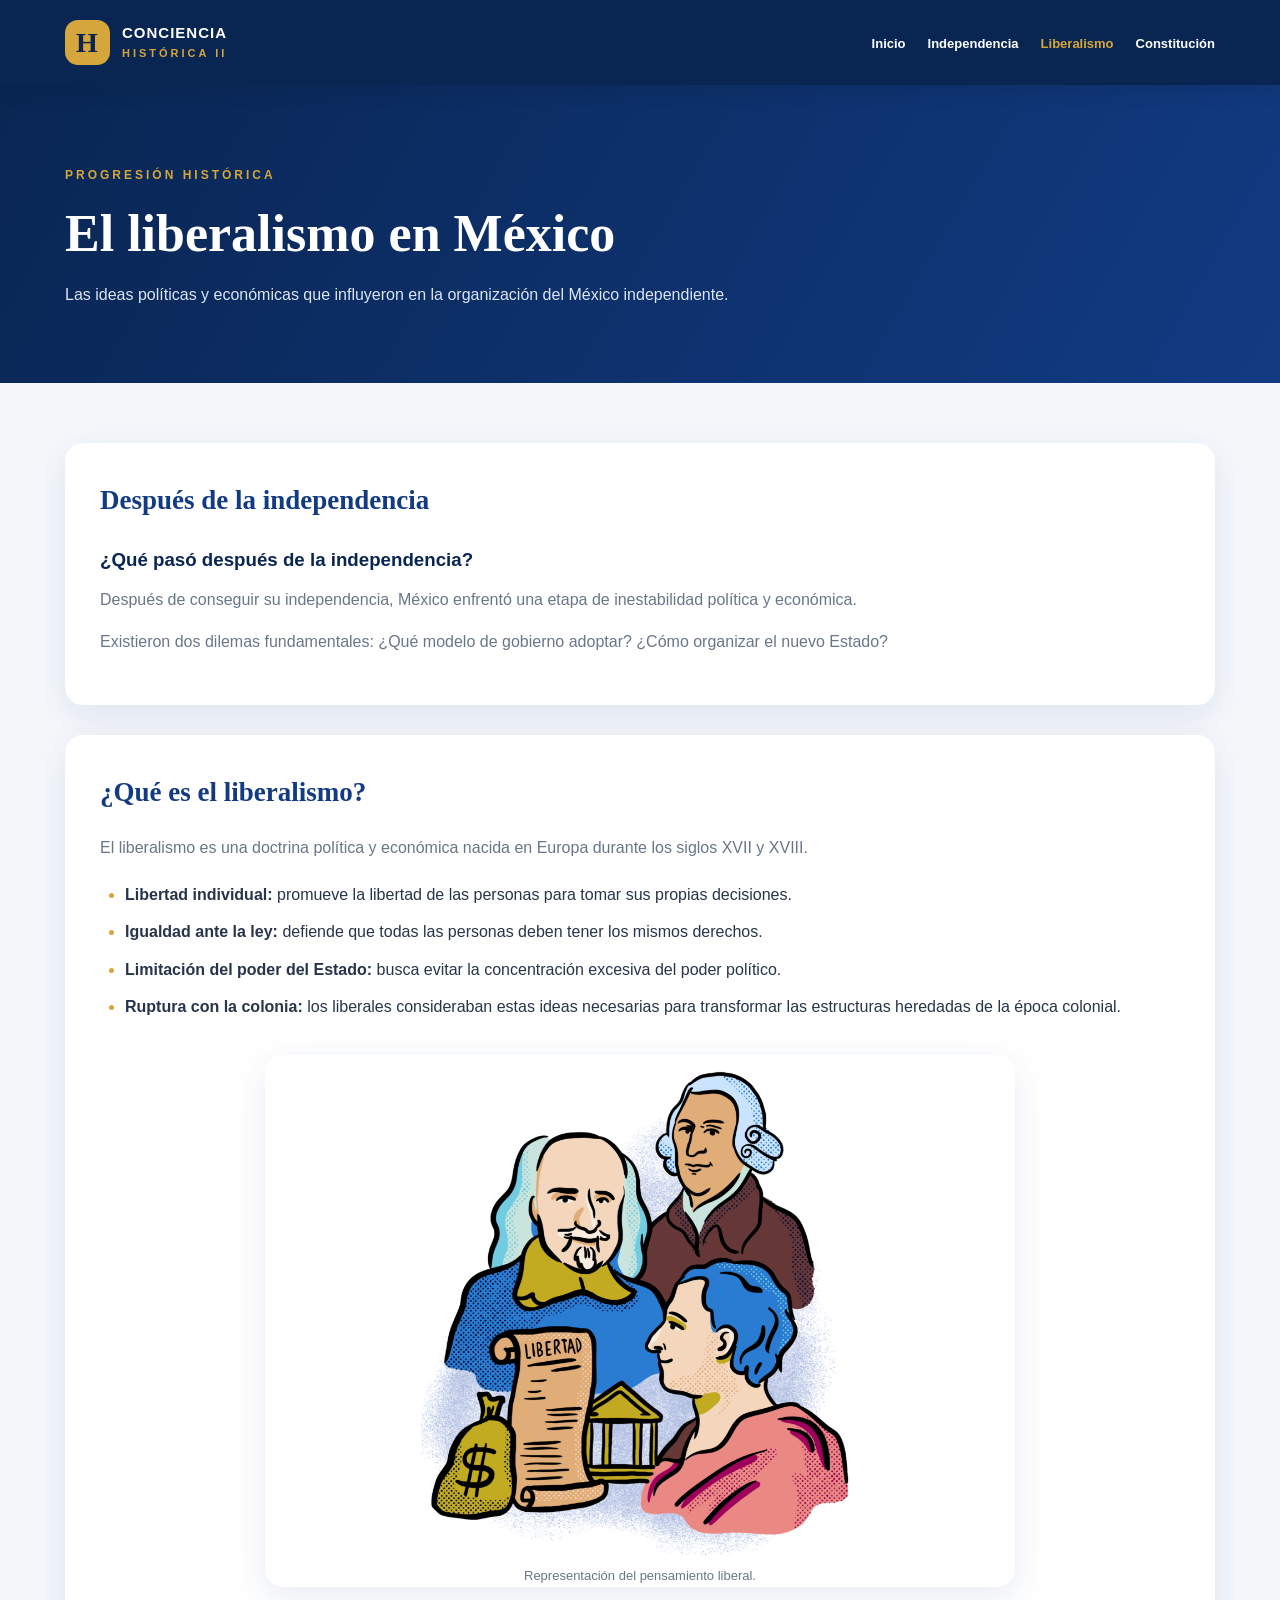
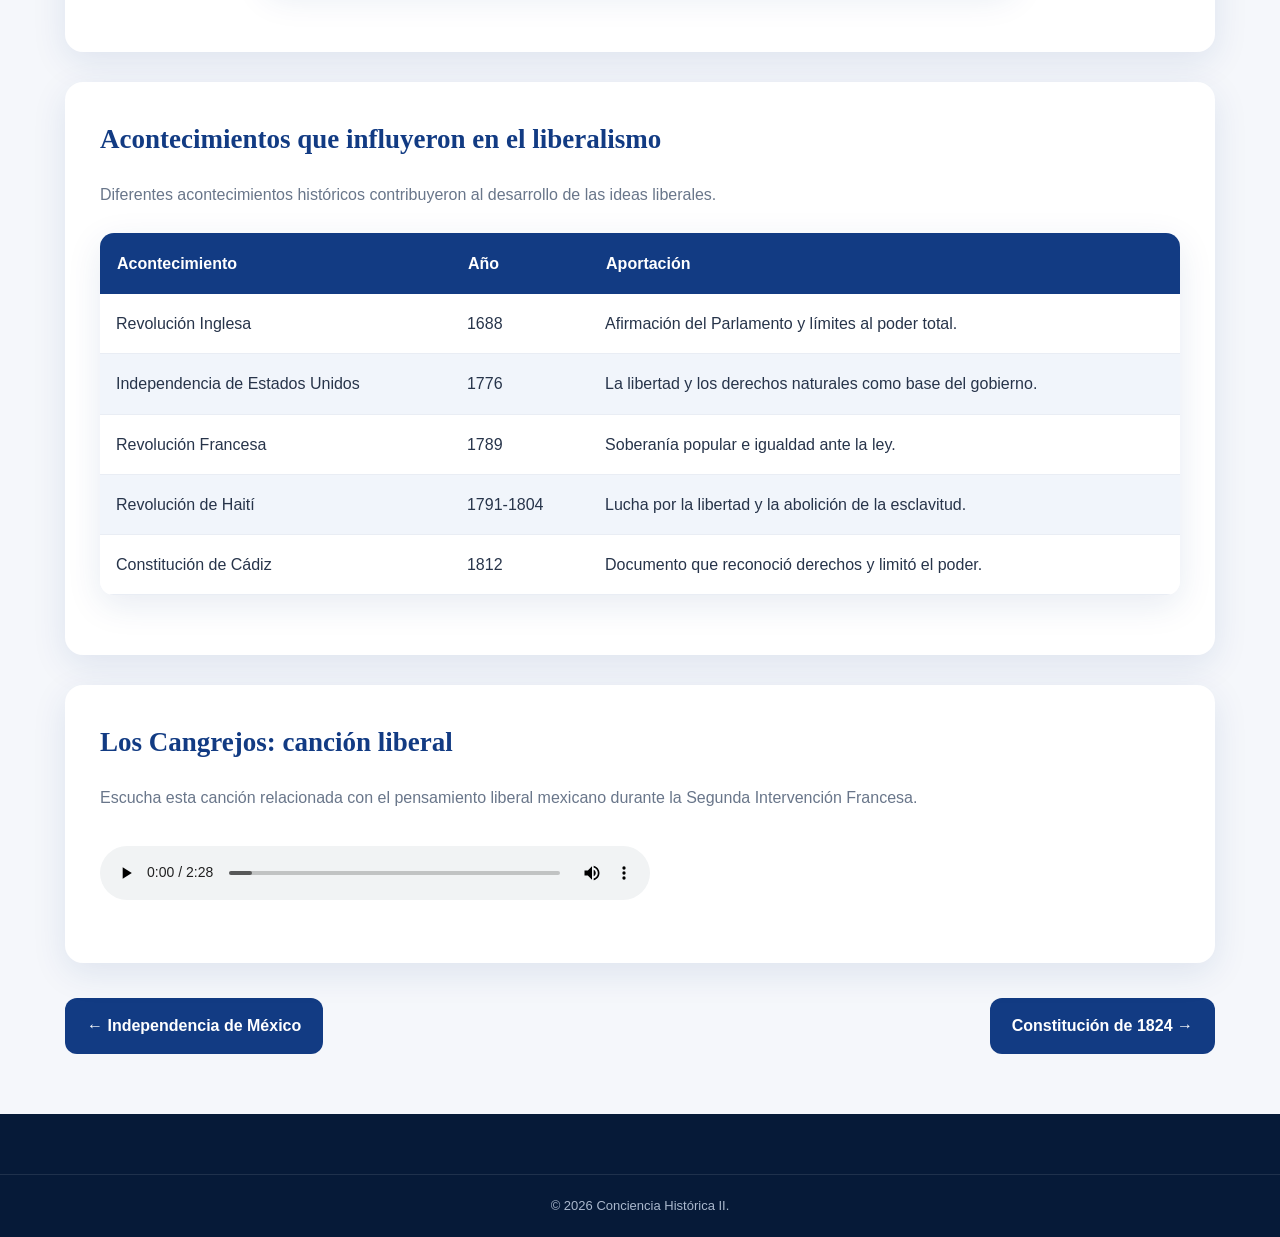
<file: liberalismo.html>
<!DOCTYPE html>
<html lang="es">

<head>
    <meta charset="UTF-8">
    <meta name="viewport" content="width=device-width, initial-scale=1.0">

    <title>El Liberalismo | Conciencia Histórica II</title>

    <link rel="stylesheet" href="disenioPagina.css">
</head>

<body>

    <header class="header">

        <nav class="navbar container">

            <a href="index.html" class="logo">
                <span class="logo-icon">H</span>
                <span>CONCIENCIA
                    <small>HISTÓRICA II</small>
                </span>
            </a>

            <ul class="nav-links">
                <li><a href="index.html">Inicio</a></li>
                <li><a href="Pagina1.html">Independencia</a></li>
                <li><a href="liberalismo.html" class="active">Liberalismo</a></li>
                <li><a href="constitucion.html">Constitución</a></li>
            </ul>

        </nav>

    </header>


    <main>

        <section class="page-hero">

            <div class="container">

                <span class="section-tag">PROGRESIÓN HISTÓRICA</span>

                <h1>El liberalismo en México</h1>

                <p>
                    Las ideas políticas y económicas que influyeron
                    en la organización del México independiente.
                </p>

            </div>

        </section>


        <section class="content-section">

            <div class="container">

                <article class="content-card">

                    <h2>Después de la independencia</h2>

                    <h3>¿Qué pasó después de la independencia?</h3>

                    <p>
                        Después de conseguir su independencia,
                        México enfrentó una etapa de inestabilidad
                        política y económica.
                    </p>

                    <p>
                        Existieron dos dilemas fundamentales:
                        ¿Qué modelo de gobierno adoptar?
                        ¿Cómo organizar el nuevo Estado?
                    </p>

                </article>


                <article class="content-card">

                    <h2>¿Qué es el liberalismo?</h2>

                    <p>
                        El liberalismo es una doctrina política
                        y económica nacida en Europa durante
                        los siglos XVII y XVIII.
                    </p>

                    <ul>

                        <li>
                            <strong>Libertad individual:</strong>
                            promueve la libertad de las personas
                            para tomar sus propias decisiones.
                        </li>

                        <li>
                            <strong>Igualdad ante la ley:</strong>
                            defiende que todas las personas
                            deben tener los mismos derechos.
                        </li>

                        <li>
                            <strong>Limitación del poder del Estado:</strong>
                            busca evitar la concentración
                            excesiva del poder político.
                        </li>

                        <li>
                            <strong>Ruptura con la colonia:</strong>
                            los liberales consideraban estas ideas
                            necesarias para transformar las estructuras
                            heredadas de la época colonial.
                        </li>

                    </ul>

                    <figure class="content-image">

                        <img
                            src="liberalesimagen.png"
                            alt="Imagen ilustrativa de los liberales mexicanos">

                        <figcaption class="image-description">
                            Representación del pensamiento liberal.
                        </figcaption>

                    </figure>

                </article>


                <article class="content-card">

                    <h2>Acontecimientos que influyeron en el liberalismo</h2>

                    <p>
                        Diferentes acontecimientos históricos
                        contribuyeron al desarrollo de las ideas
                        liberales.
                    </p>

                    <div class="table-container">

                        <table>

                            <thead>
                                <tr>
                                    <th>Acontecimiento</th>
                                    <th>Año</th>
                                    <th>Aportación</th>
                                </tr>
                            </thead>

                            <tbody>

                                <tr>
                                    <td>Revolución Inglesa</td>
                                    <td>1688</td>
                                    <td>
                                        Afirmación del Parlamento
                                        y límites al poder total.
                                    </td>
                                </tr>

                                <tr>
                                    <td>Independencia de Estados Unidos</td>
                                    <td>1776</td>
                                    <td>
                                        La libertad y los derechos
                                        naturales como base del gobierno.
                                    </td>
                                </tr>

                                <tr>
                                    <td>Revolución Francesa</td>
                                    <td>1789</td>
                                    <td>
                                        Soberanía popular e igualdad
                                        ante la ley.
                                    </td>
                                </tr>

                                <tr>
                                    <td>Revolución de Haití</td>
                                    <td>1791-1804</td>
                                    <td>
                                        Lucha por la libertad
                                        y la abolición de la esclavitud.
                                    </td>
                                </tr>

                                <tr>
                                    <td>Constitución de Cádiz</td>
                                    <td>1812</td>
                                    <td>
                                        Documento que reconoció
                                        derechos y limitó el poder.
                                    </td>
                                </tr>

                            </tbody>

                        </table>

                    </div>

                </article>


                <article class="content-card">

                    <h2>Los Cangrejos: canción liberal</h2>

                    <p>
                        Escucha esta canción relacionada con
                        el pensamiento liberal mexicano durante
                        la Segunda Intervención Francesa.
                    </p>

                    <audio controls preload="metadata">

                        <source
                            src="Canción liberal mexicano de la Segunda Intervención Francesa Los Cangrejos.mp3"
                            type="audio/mpeg">

                        Tu navegador no admite la reproducción de audio.

                    </audio>

                </article>


                <div class="topic-navigation">

                    <a href="Pagina1.html">
                        ← Independencia de México
                    </a>

                    <a href="constitucion.html">
                        Constitución de 1824 →
                    </a>

                </div>

            </div>

        </section>

    </main>


    <footer class="footer">

        <div class="footer-bottom">
            <p>© 2026 Conciencia Histórica II.</p>
        </div>

    </footer>

</body>

</html>
</file>
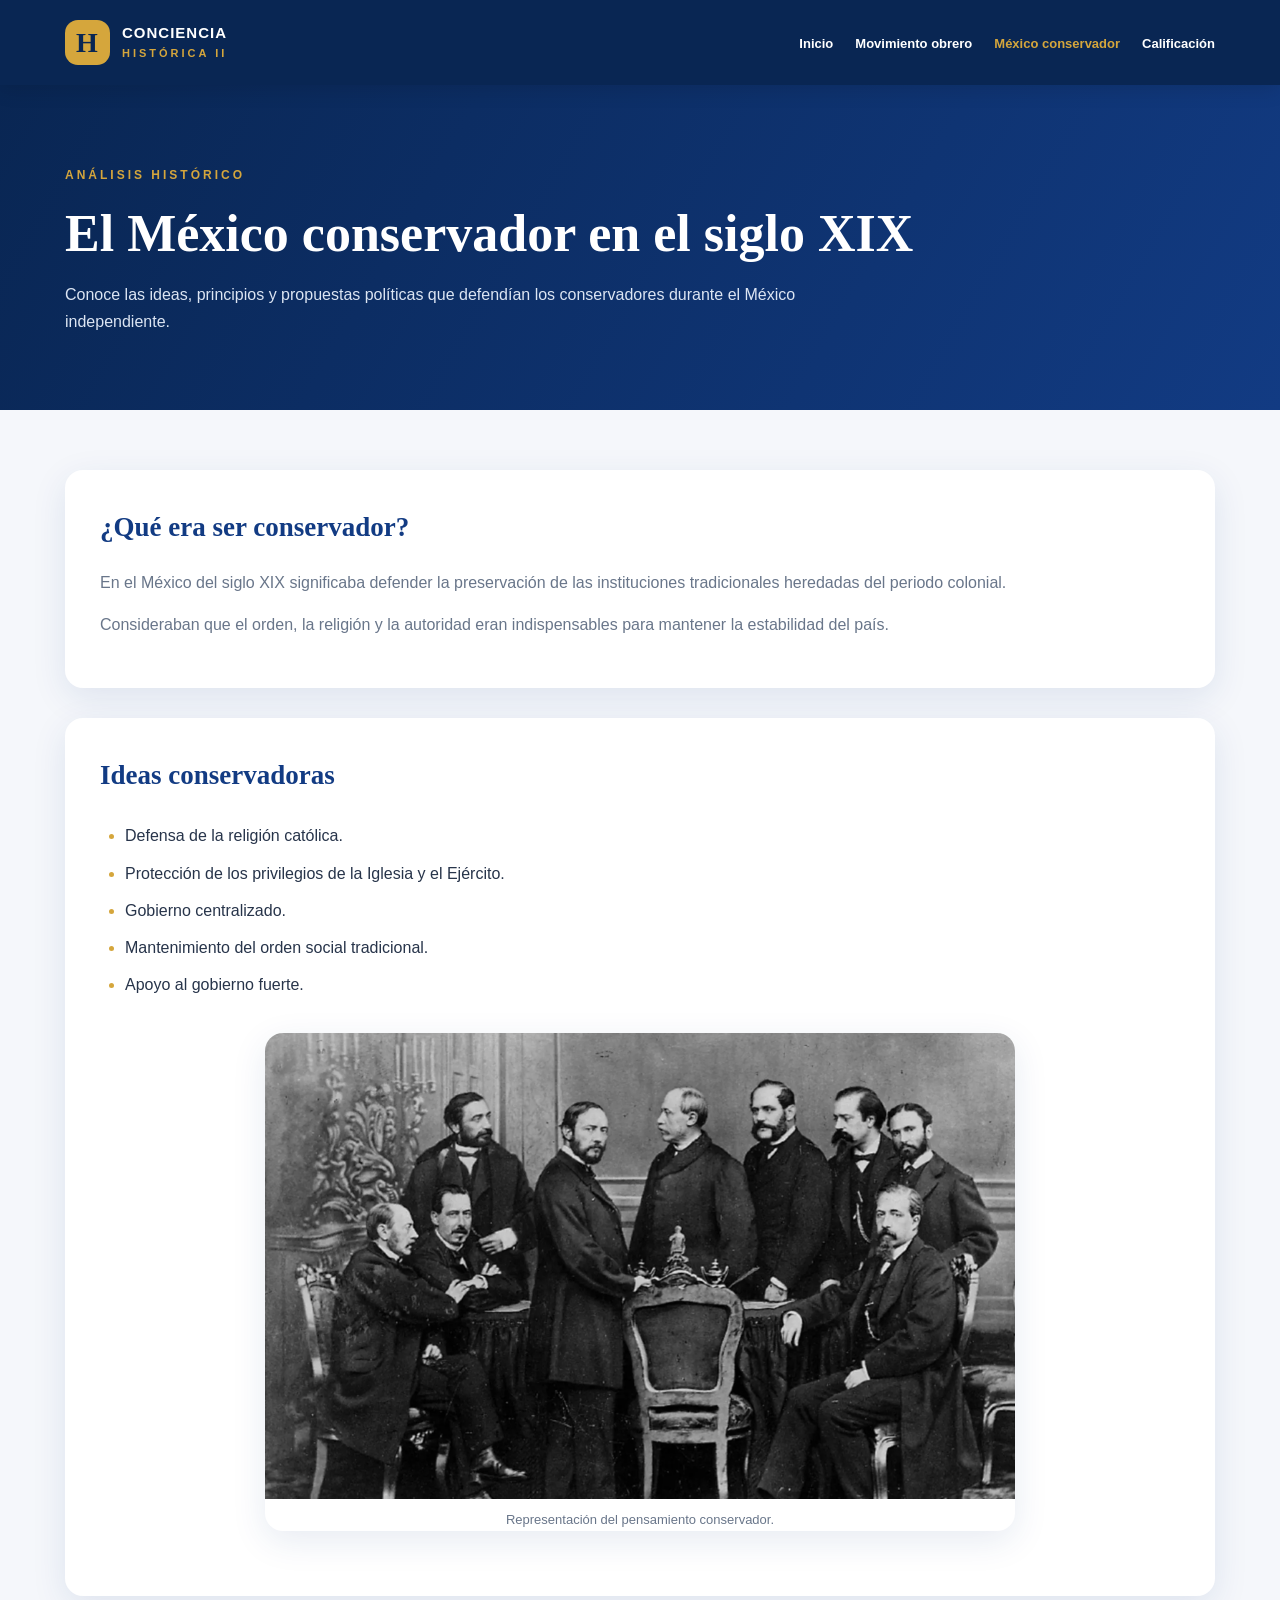
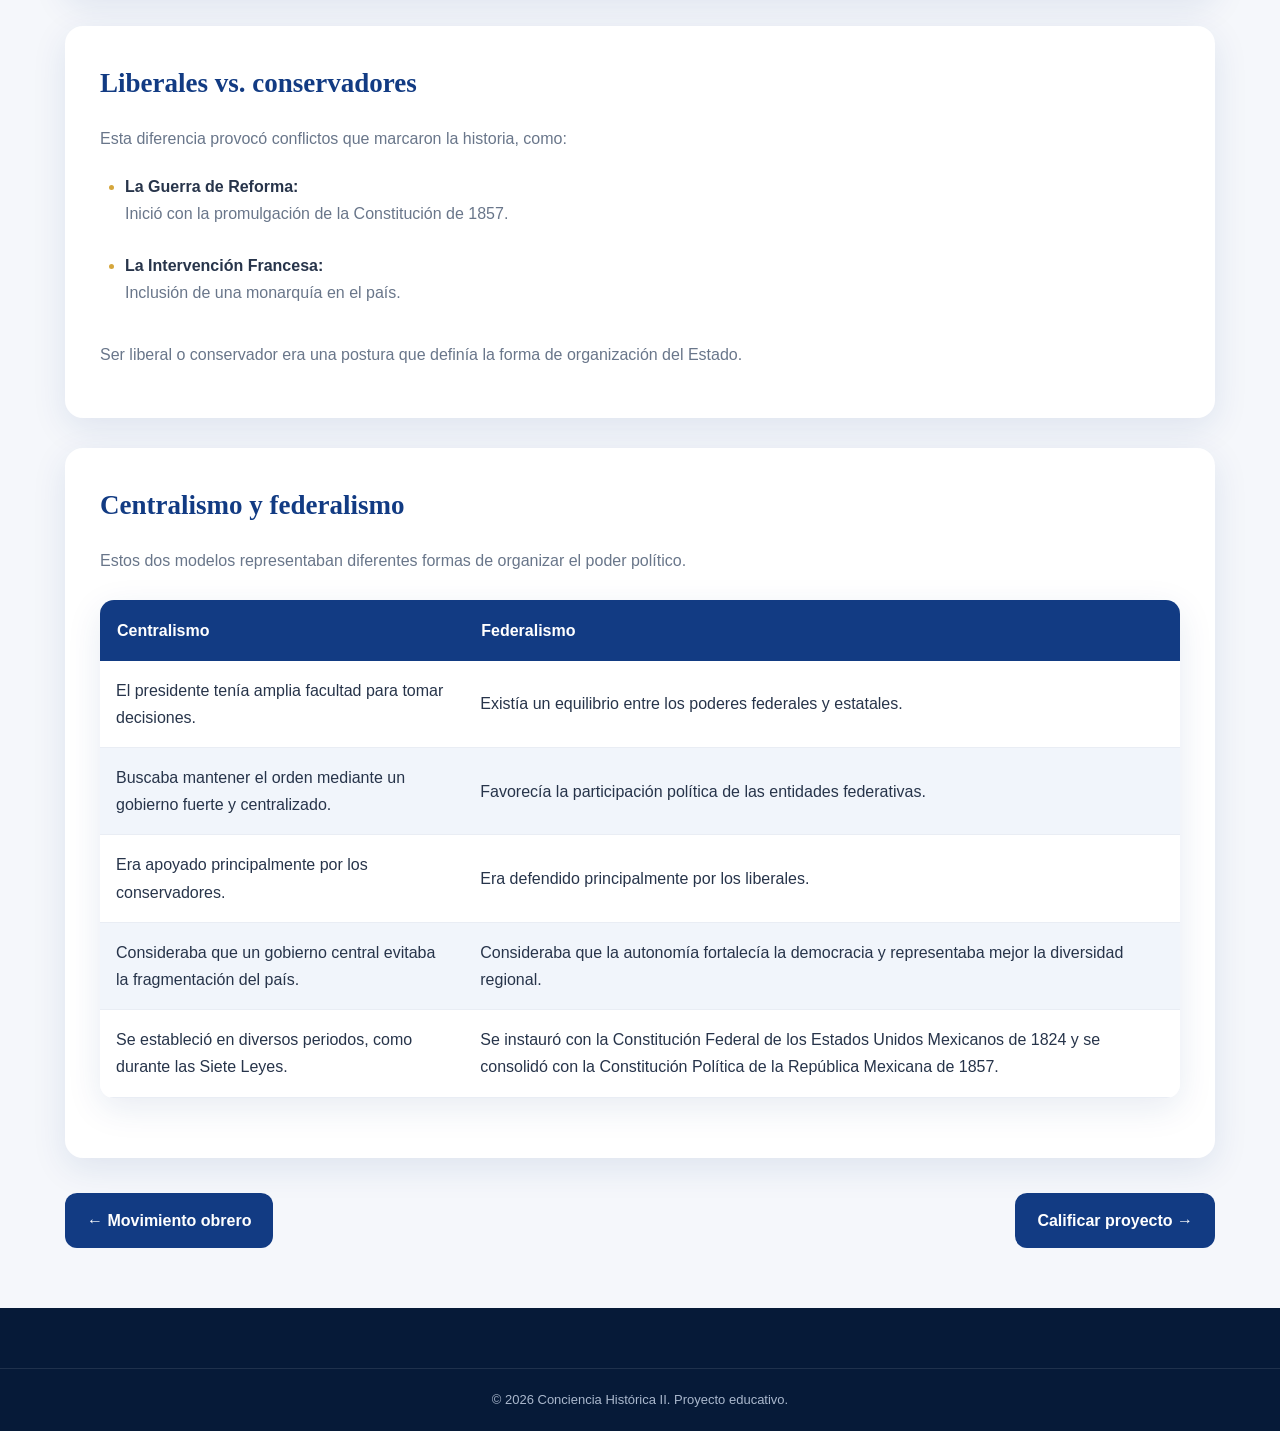
<file: MexicoConservador.html>
<!DOCTYPE html>
<html lang="es">

<head>

    <meta charset="UTF-8">
    <meta name="viewport" content="width=device-width, initial-scale=1.0">

    <title>México Conservador | Conciencia Histórica II</title>

    <link rel="stylesheet" href="disenioPagina.css">

</head>

<body>

    <header class="header">

        <nav class="navbar container">

            <a href="index.html" class="logo">
                <span class="logo-icon">H</span>
                <span>
                    CONCIENCIA
                    <small>HISTÓRICA II</small>
                </span>
            </a>

            <ul class="nav-links">

                <li><a href="index.html">Inicio</a></li>

                <li>
                    <a href="movimiento%20Obrero.html">
                        Movimiento obrero
                    </a>
                </li>

                <li>
                    <a href="MexicoConservador.html" class="active">
                        México conservador
                    </a>
                </li>

                <li>
                    <a href="precalificacion.html">
                        Calificación
                    </a>
                </li>

            </ul>

        </nav>

    </header>


    <main>

        <section class="page-hero">

            <div class="container">

                <span class="section-tag">
                    ANÁLISIS HISTÓRICO
                </span>

                <h1>El México conservador en el siglo XIX</h1>

                <p>
                    Conoce las ideas, principios y propuestas
                    políticas que defendían los conservadores
                    durante el México independiente.
                </p>

            </div>

        </section>


        <section class="content-section">

            <div class="container">


                <article class="content-card">

                    <h2>¿Qué era ser conservador?</h2>

                    <p>
                        En el México del siglo XIX significaba
                        defender la preservación de las instituciones
                        tradicionales heredadas del periodo colonial.
                    </p>

                    <p>
                        Consideraban que el orden, la religión
                        y la autoridad eran indispensables para
                        mantener la estabilidad del país.
                    </p>

                </article>


                <article class="content-card">

                    <h2>Ideas conservadoras</h2>

                    <ul>

                        <li>
                            Defensa de la religión católica.
                        </li>

                        <li>
                            Protección de los privilegios
                            de la Iglesia y el Ejército.
                        </li>

                        <li>
                            Gobierno centralizado.
                        </li>

                        <li>
                            Mantenimiento del orden social tradicional.
                        </li>

                        <li>
                            Apoyo al gobierno fuerte.
                        </li>

                    </ul>


                    <figure class="content-image">

                        <img
                            src="conservadores.png"
                            alt="Imagen ilustrativa del pensamiento conservador mexicano">

                        <figcaption class="image-description">
                            Representación del pensamiento conservador.
                        </figcaption>

                    </figure>

                </article>


                <article class="content-card">

                    <h2>Liberales vs. conservadores</h2>

                    <p>
                        Esta diferencia provocó conflictos
                        que marcaron la historia, como:
                    </p>

                    <ul>

                        <li>
                            <strong>La Guerra de Reforma:</strong>

                            <p>
                                Inició con la promulgación
                                de la Constitución de 1857.
                            </p>

                        </li>

                        <li>
                            <strong>La Intervención Francesa:</strong>

                            <p>
                                Inclusión de una monarquía en el país.
                            </p>

                        </li>

                    </ul>

                    <p>
                        Ser liberal o conservador era una postura
                        que definía la forma de organización del Estado.
                    </p>

                </article>


                <article class="content-card">

                    <h2>Centralismo y federalismo</h2>

                    <p>
                        Estos dos modelos representaban diferentes
                        formas de organizar el poder político.
                    </p>

                    <div class="table-container">

                        <table>

                            <thead>

                                <tr>
                                    <th>Centralismo</th>
                                    <th>Federalismo</th>
                                </tr>

                            </thead>

                            <tbody>

                                <tr>

                                    <td>
                                        El presidente tenía amplia
                                        facultad para tomar decisiones.
                                    </td>

                                    <td>
                                        Existía un equilibrio entre
                                        los poderes federales y estatales.
                                    </td>

                                </tr>


                                <tr>

                                    <td>
                                        Buscaba mantener el orden
                                        mediante un gobierno fuerte
                                        y centralizado.
                                    </td>

                                    <td>
                                        Favorecía la participación
                                        política de las entidades
                                        federativas.
                                    </td>

                                </tr>


                                <tr>

                                    <td>
                                        Era apoyado principalmente
                                        por los conservadores.
                                    </td>

                                    <td>
                                        Era defendido principalmente
                                        por los liberales.
                                    </td>

                                </tr>


                                <tr>

                                    <td>
                                        Consideraba que un gobierno
                                        central evitaba la fragmentación
                                        del país.
                                    </td>

                                    <td>
                                        Consideraba que la autonomía
                                        fortalecía la democracia y
                                        representaba mejor la diversidad
                                        regional.
                                    </td>

                                </tr>


                                <tr>

                                    <td>
                                        Se estableció en diversos
                                        periodos, como durante
                                        las Siete Leyes.
                                    </td>

                                    <td>
                                        Se instauró con la Constitución
                                        Federal de los Estados Unidos
                                        Mexicanos de 1824 y se consolidó
                                        con la Constitución Política
                                        de la República Mexicana de 1857.
                                    </td>

                                </tr>

                            </tbody>

                        </table>

                    </div>

                </article>


                <div class="topic-navigation">

                    <a href="movimiento%20Obrero.html">
                        ← Movimiento obrero
                    </a>

                    <a href="precalificacion.html">
                        Calificar proyecto →
                    </a>

                </div>

            </div>

        </section>

    </main>


    <footer class="footer">

        <div class="footer-bottom">

            <p>
                © 2026 Conciencia Histórica II.
                Proyecto educativo.
            </p>

        </div>

    </footer>

</body>

</html>
</file>
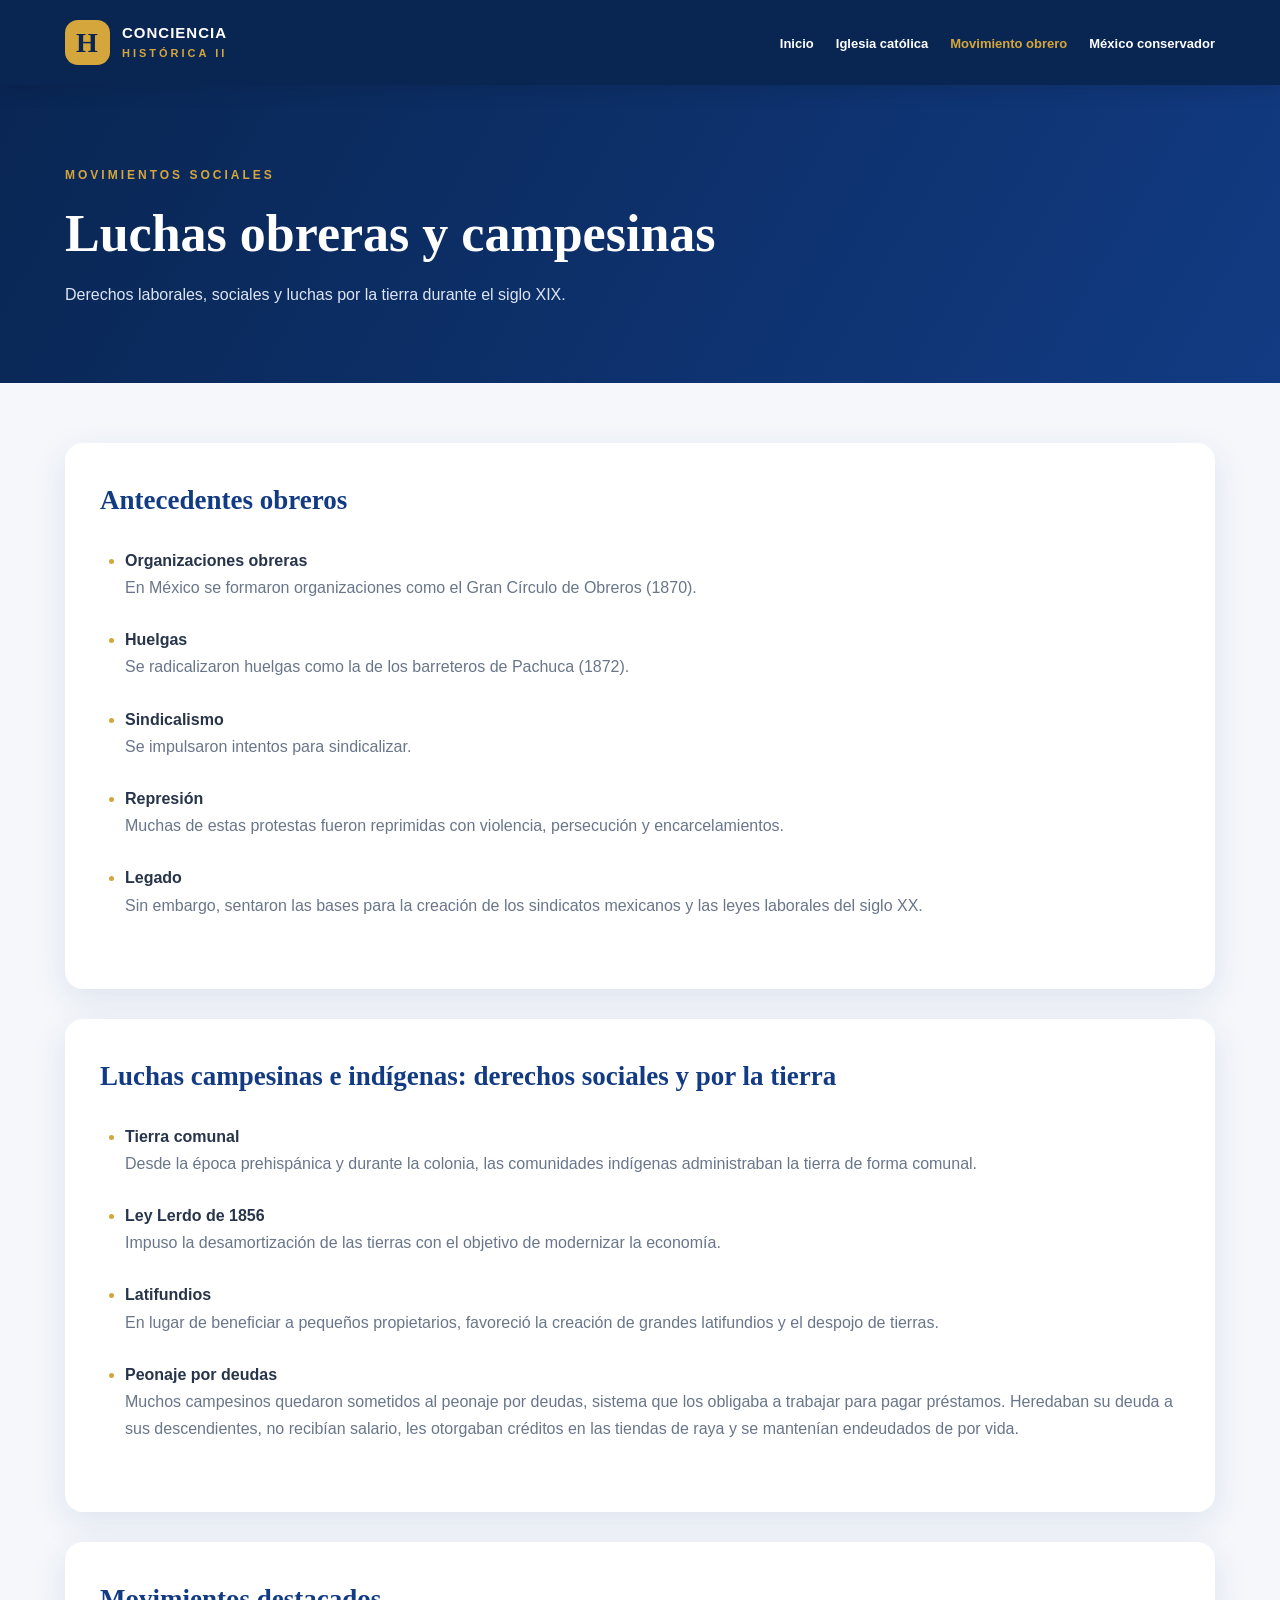
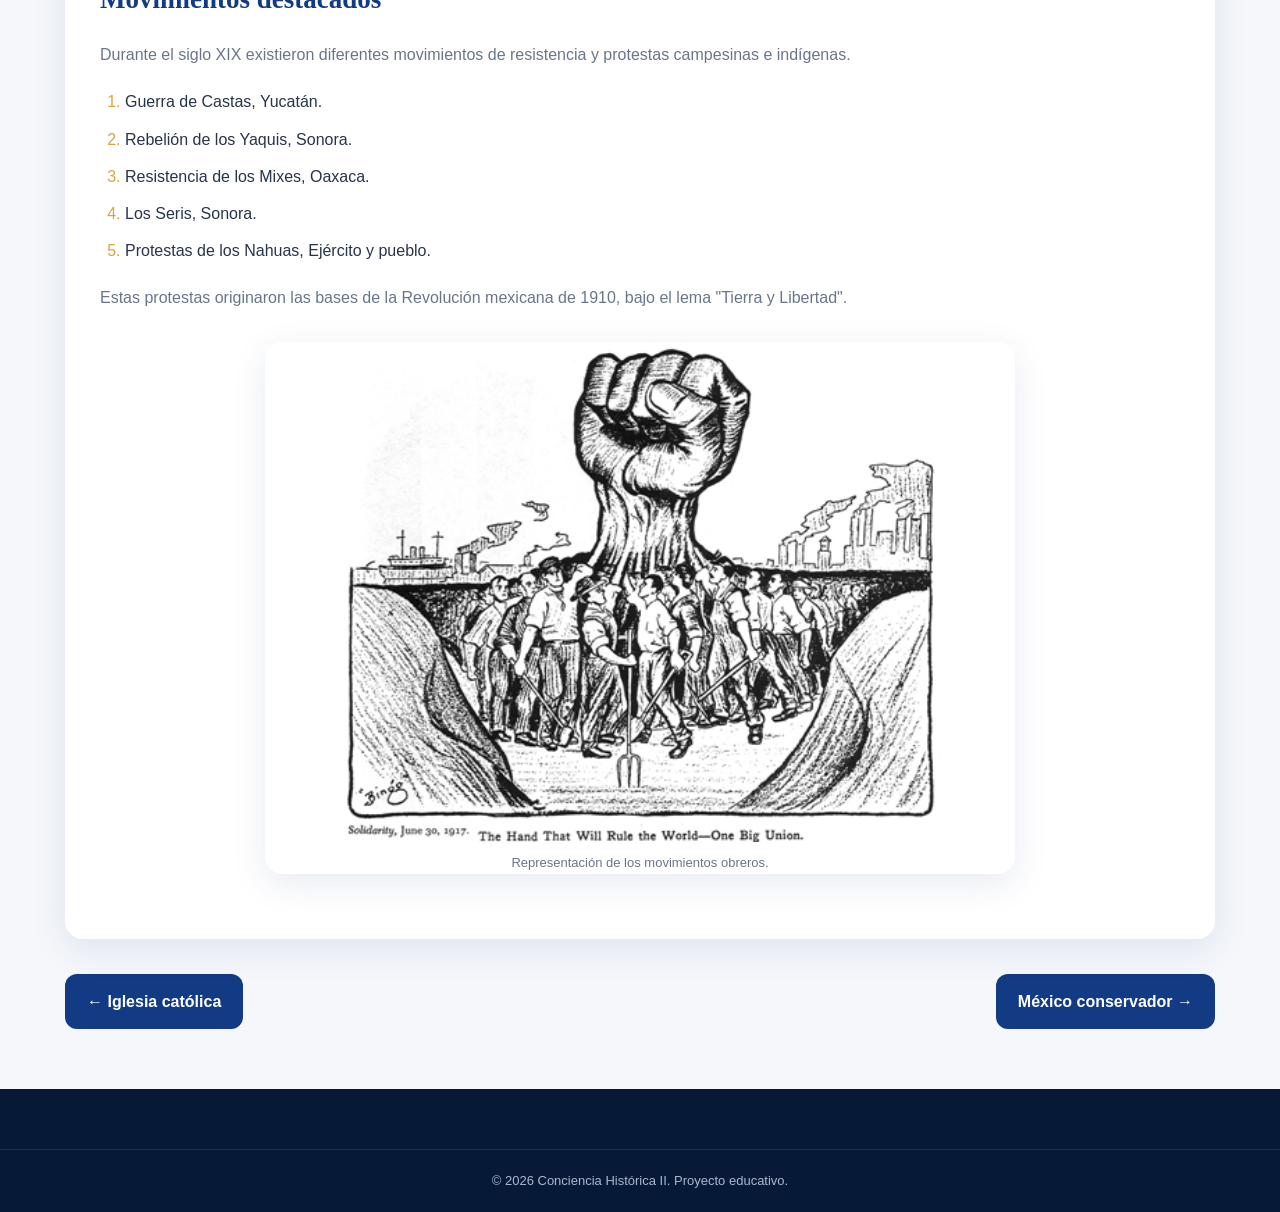
<file: movimiento Obrero.html>
<!DOCTYPE html>
<html lang="es">

<head>

    <meta charset="UTF-8">
    <meta name="viewport" content="width=device-width, initial-scale=1.0">

    <title>Luchas Obreras y Campesinas | Conciencia Histórica II</title>

    <link rel="stylesheet" href="disenioPagina.css">

</head>

<body>

    <header class="header">

        <nav class="navbar container">

            <a href="index.html" class="logo">
                <span class="logo-icon">H</span>
                <span>
                    CONCIENCIA
                    <small>HISTÓRICA II</small>
                </span>
            </a>

            <ul class="nav-links">

                <li><a href="index.html">Inicio</a></li>

                <li>
                    <a href="Laiglesiacatolica.html">Iglesia católica</a>
                </li>

                <li>
                    <a href="movimiento%20Obrero.html" class="active">
                        Movimiento obrero
                    </a>
                </li>

                <li>
                    <a href="MexicoConservador.html">
                        México conservador
                    </a>
                </li>

            </ul>

        </nav>

    </header>


    <main>

        <section class="page-hero">

            <div class="container">

                <span class="section-tag">
                    MOVIMIENTOS SOCIALES
                </span>

                <h1>Luchas obreras y campesinas</h1>

                <p>
                    Derechos laborales, sociales y luchas
                    por la tierra durante el siglo XIX.
                </p>

            </div>

        </section>


        <section class="content-section">

            <div class="container">


                <article class="content-card">

                    <h2>Antecedentes obreros</h2>

                    <ul>

                        <li>
                            <strong>Organizaciones obreras</strong>

                            <p>
                                En México se formaron organizaciones
                                como el Gran Círculo de Obreros (1870).
                            </p>

                        </li>


                        <li>
                            <strong>Huelgas</strong>

                            <p>
                                Se radicalizaron huelgas como la de
                                los barreteros de Pachuca (1872).
                            </p>

                        </li>


                        <li>
                            <strong>Sindicalismo</strong>

                            <p>
                                Se impulsaron intentos para sindicalizar.
                            </p>

                        </li>


                        <li>
                            <strong>Represión</strong>

                            <p>
                                Muchas de estas protestas fueron
                                reprimidas con violencia, persecución
                                y encarcelamientos.
                            </p>

                        </li>


                        <li>
                            <strong>Legado</strong>

                            <p>
                                Sin embargo, sentaron las bases para
                                la creación de los sindicatos mexicanos
                                y las leyes laborales del siglo XX.
                            </p>

                        </li>

                    </ul>

                </article>


                <article class="content-card">

                    <h2>
                        Luchas campesinas e indígenas:
                        derechos sociales y por la tierra
                    </h2>

                    <ul>

                        <li>
                            <strong>Tierra comunal</strong>

                            <p>
                                Desde la época prehispánica y durante
                                la colonia, las comunidades indígenas
                                administraban la tierra de forma comunal.
                            </p>

                        </li>


                        <li>
                            <strong>Ley Lerdo de 1856</strong>

                            <p>
                                Impuso la desamortización de las tierras
                                con el objetivo de modernizar la economía.
                            </p>

                        </li>


                        <li>
                            <strong>Latifundios</strong>

                            <p>
                                En lugar de beneficiar a pequeños
                                propietarios, favoreció la creación
                                de grandes latifundios y el despojo
                                de tierras.
                            </p>

                        </li>


                        <li>
                            <strong>Peonaje por deudas</strong>

                            <p>
                                Muchos campesinos quedaron sometidos
                                al peonaje por deudas, sistema que los
                                obligaba a trabajar para pagar préstamos.
                                Heredaban su deuda a sus descendientes,
                                no recibían salario, les otorgaban
                                créditos en las tiendas de raya y se
                                mantenían endeudados de por vida.
                            </p>

                        </li>

                    </ul>

                </article>


                <article class="content-card">

                    <h2>Movimientos destacados</h2>

                    <p>
                        Durante el siglo XIX existieron diferentes
                        movimientos de resistencia y protestas
                        campesinas e indígenas.
                    </p>

                    <ol>

                        <li>Guerra de Castas, Yucatán.</li>

                        <li>Rebelión de los Yaquis, Sonora.</li>

                        <li>Resistencia de los Mixes, Oaxaca.</li>

                        <li>Los Seris, Sonora.</li>

                        <li>Protestas de los Nahuas, Ejército y pueblo.</li>

                    </ol>

                    <p>
                        Estas protestas originaron las bases de
                        la Revolución mexicana de 1910, bajo
                        el lema "Tierra y Libertad".
                    </p>


                    <figure class="content-image">

                        <img
                            src="movimientoObrero.jpg"
                            alt="Imagen histórica relacionada con las luchas obreras y campesinas">

                        <figcaption class="image-description">
                            Representación de los movimientos obreros.
                        </figcaption>

                    </figure>

                </article>


                <div class="topic-navigation">

                    <a href="Laiglesiacatolica.html">
                        ← Iglesia católica
                    </a>

                    <a href="MexicoConservador.html">
                        México conservador →
                    </a>

                </div>

            </div>

        </section>

    </main>


    <footer class="footer">

        <div class="footer-bottom">

            <p>
                © 2026 Conciencia Histórica II.
                Proyecto educativo.
            </p>

        </div>

    </footer>

</body>

</html>
</file>
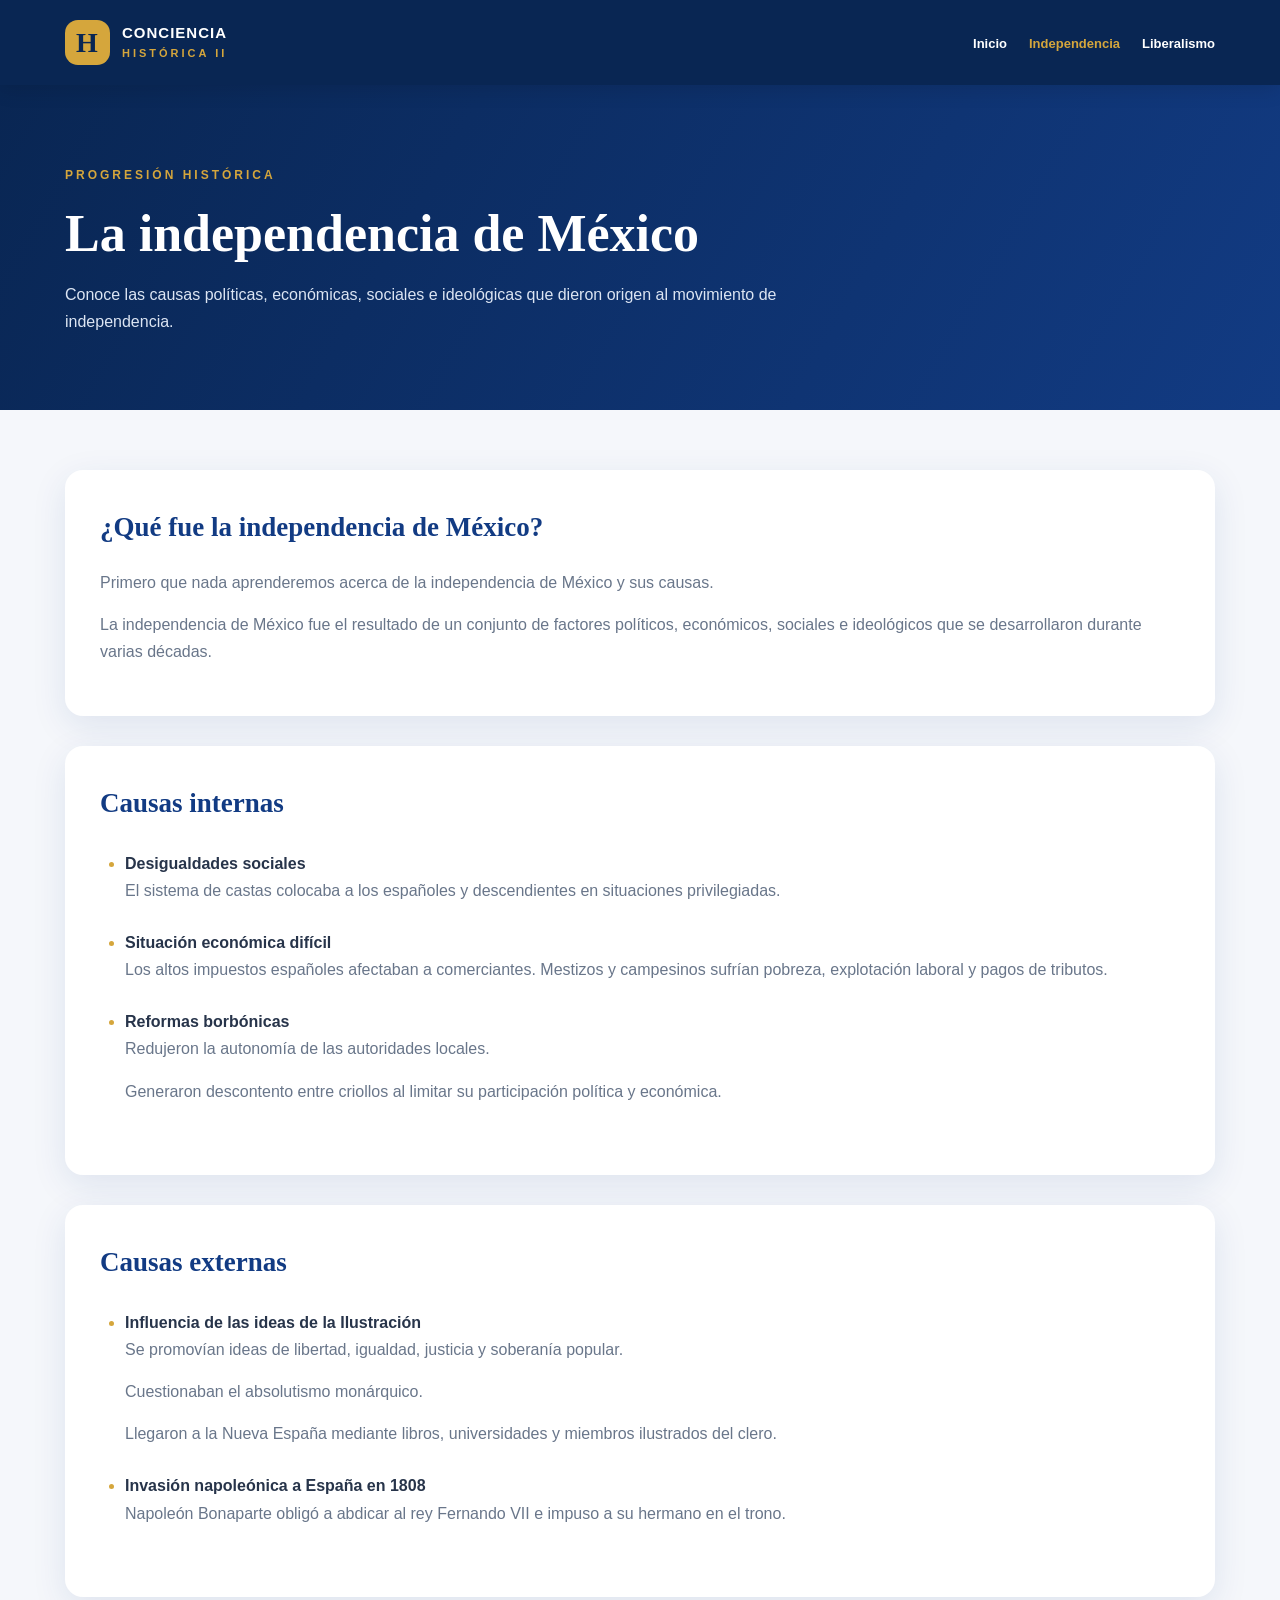
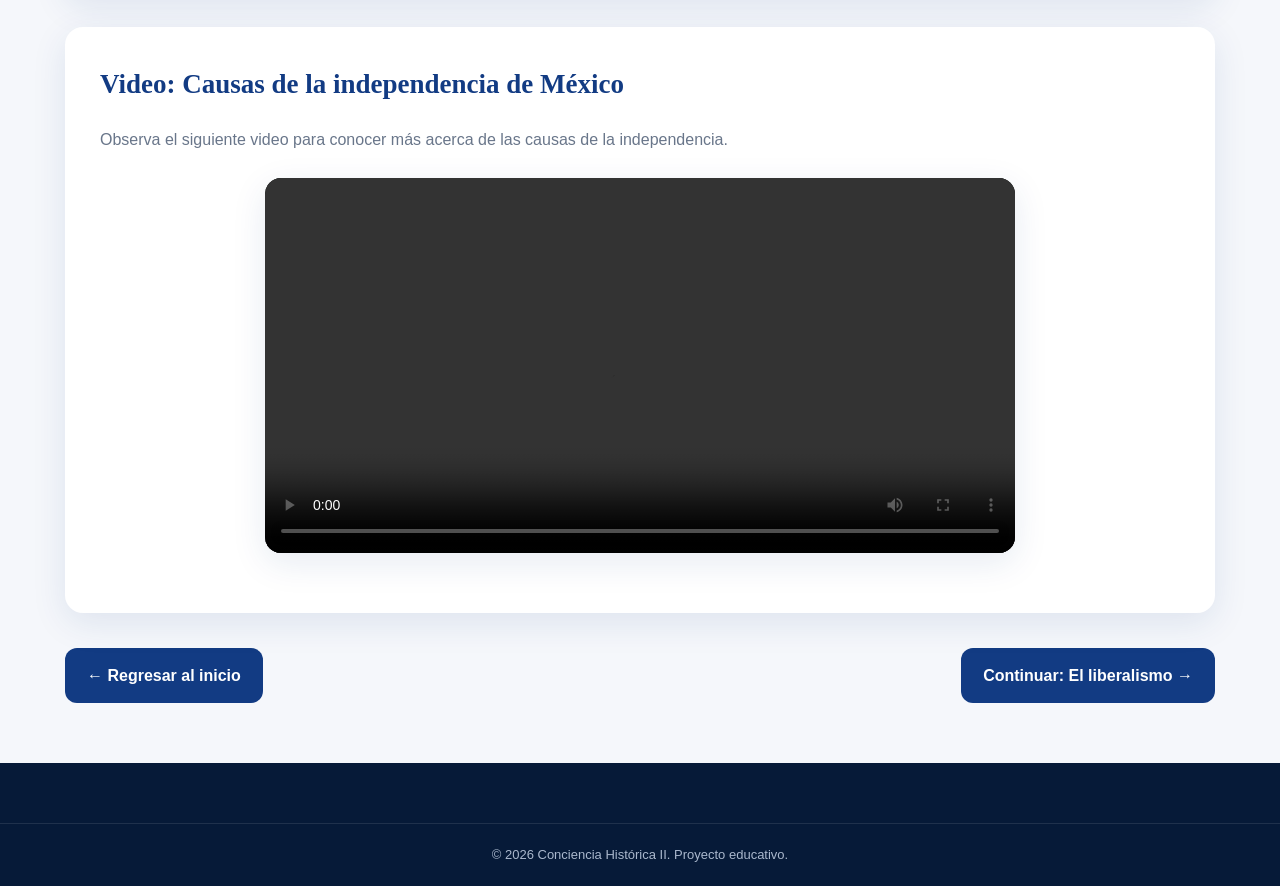
<file: Pagina1.html>
<!DOCTYPE html>
<html lang="es">

<head>

    <meta charset="UTF-8">
    <meta name="viewport" content="width=device-width, initial-scale=1.0">

    <title>Independencia de México | Conciencia Histórica II</title>

    <link rel="stylesheet" href="disenioPagina.css">

</head>

<body>

    <header class="header">

        <nav class="navbar container">

            <a href="index.html" class="logo">

                <span class="logo-icon">H</span>

                <span>
                    CONCIENCIA
                    <small>HISTÓRICA II</small>
                </span>

            </a>

            <ul class="nav-links">

                <li><a href="index.html">Inicio</a></li>

                <li><a href="Pagina1.html" class="active">Independencia</a></li>

                <li><a href="liberalismo.html">Liberalismo</a></li>

            </ul>

        </nav>

    </header>


    <main>

        <section class="page-hero">

            <div class="container">

                <span class="section-tag">
                    PROGRESIÓN HISTÓRICA
                </span>

                <h1>La independencia de México</h1>

                <p>
                    Conoce las causas políticas, económicas,
                    sociales e ideológicas que dieron origen
                    al movimiento de independencia.
                </p>

            </div>

        </section>


        <section class="content-section">

            <div class="container">


                <article class="content-card">

                    <h2>
                        ¿Qué fue la independencia de México?
                    </h2>

                    <p>
                        Primero que nada aprenderemos acerca de la
                        independencia de México y sus causas.
                    </p>

                    <p>
                        La independencia de México fue el resultado
                        de un conjunto de factores políticos,
                        económicos, sociales e ideológicos que se
                        desarrollaron durante varias décadas.
                    </p>

                </article>


                <article class="content-card">

                    <h2>Causas internas</h2>

                    <ul>

                        <li>
                            <strong>Desigualdades sociales</strong>

                            <p>
                                El sistema de castas colocaba a los
                                españoles y descendientes en situaciones
                                privilegiadas.
                            </p>

                        </li>


                        <li>

                            <strong>Situación económica difícil</strong>

                            <p>
                                Los altos impuestos españoles afectaban
                                a comerciantes. Mestizos y campesinos
                                sufrían pobreza, explotación laboral
                                y pagos de tributos.
                            </p>

                        </li>


                        <li>

                            <strong>Reformas borbónicas</strong>

                            <p>
                                Redujeron la autonomía de las autoridades
                                locales.
                            </p>

                            <p>
                                Generaron descontento entre criollos
                                al limitar su participación política
                                y económica.
                            </p>

                        </li>

                    </ul>

                </article>


                <article class="content-card">

                    <h2>Causas externas</h2>

                    <ul>

                        <li>

                            <strong>
                                Influencia de las ideas de la Ilustración
                            </strong>

                            <p>
                                Se promovían ideas de libertad,
                                igualdad, justicia y soberanía popular.
                            </p>

                            <p>
                                Cuestionaban el absolutismo monárquico.
                            </p>

                            <p>
                                Llegaron a la Nueva España mediante
                                libros, universidades y miembros
                                ilustrados del clero.
                            </p>

                        </li>


                        <li>

                            <strong>
                                Invasión napoleónica a España en 1808
                            </strong>

                            <p>
                                Napoleón Bonaparte obligó a abdicar
                                al rey Fernando VII e impuso a su
                                hermano en el trono.
                            </p>

                        </li>

                    </ul>

                </article>


                <article class="content-card">

                    <h2>
                        Video: Causas de la independencia de México
                    </h2>

                    <p>
                        Observa el siguiente video para conocer
                        más acerca de las causas de la independencia.
                    </p>


                    <video controls preload="metadata">

                        <source
                            src="Causas de la Independencia de México.mp4"
                            type="video/mp4">

                        Tu navegador no puede reproducir este video.

                    </video>

                </article>


                <div class="topic-navigation">

                    <a href="index.html">
                        ← Regresar al inicio
                    </a>

                    <a href="liberalismo.html">
                        Continuar: El liberalismo →
                    </a>

                </div>


            </div>

        </section>

    </main>


    <footer class="footer">

        <div class="footer-bottom">

            <p>
                © 2026 Conciencia Histórica II.
                Proyecto educativo.
            </p>

        </div>

    </footer>

</body>

</html>
</file>
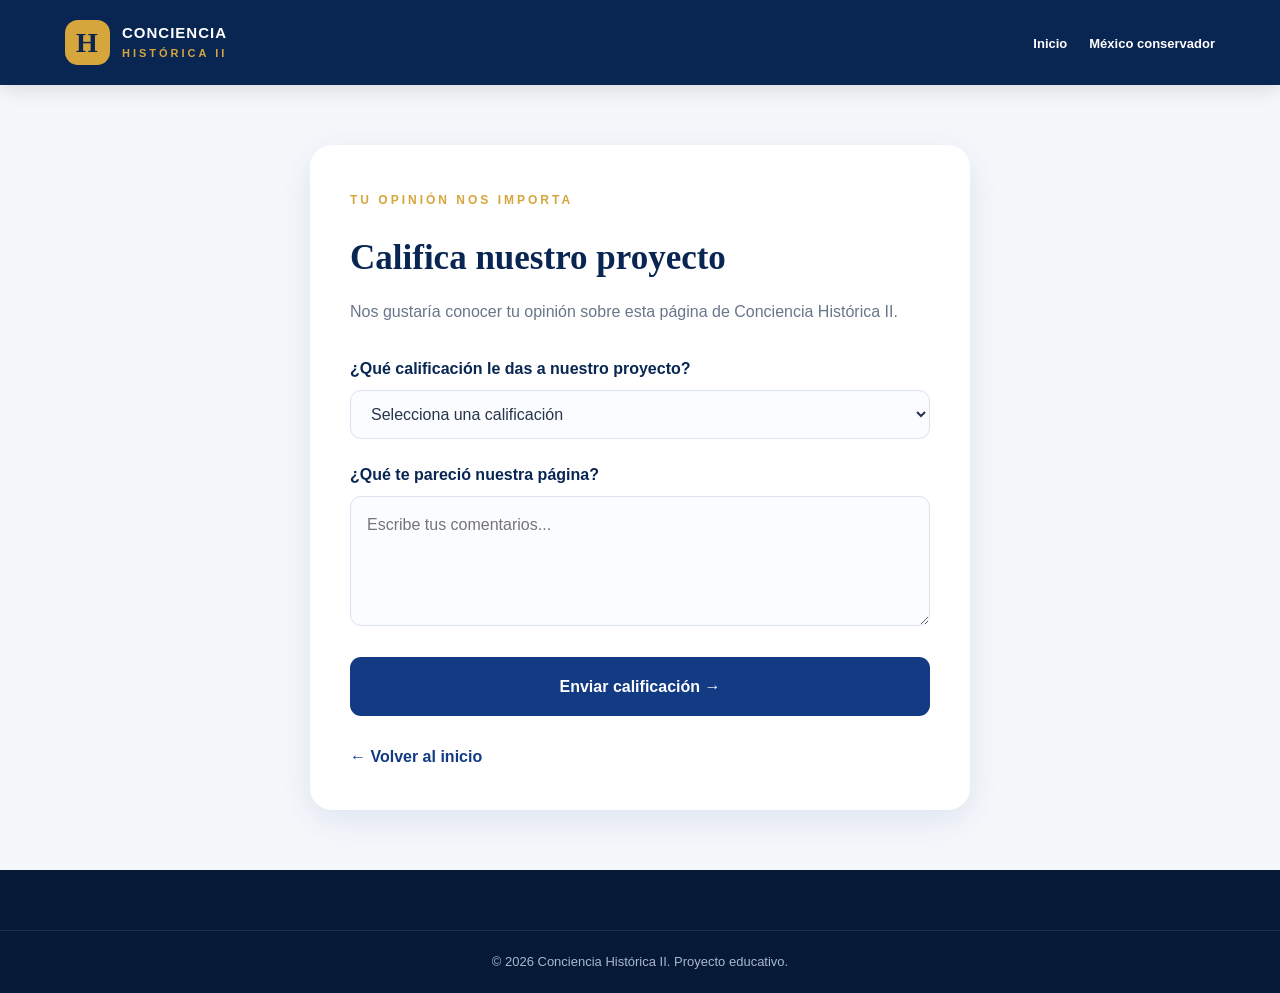
<file: precalificacion.html>
<!DOCTYPE html>
<html lang="es">

<head>

    <meta charset="UTF-8">
    <meta name="viewport" content="width=device-width, initial-scale=1.0">

    <title>Califica nuestro proyecto | Conciencia Histórica II</title>

    <link rel="stylesheet" href="disenioPagina.css">

    <script src="app.js" defer></script>

</head>

<body>

    <header class="header">

        <nav class="navbar container">

            <a href="index.html" class="logo">
                <span class="logo-icon">H</span>
                <span>
                    CONCIENCIA
                    <small>HISTÓRICA II</small>
                </span>
            </a>

            <ul class="nav-links">

                <li>
                    <a href="index.html">Inicio</a>
                </li>

                <li>
                    <a href="MexicoConservador.html">
                        México conservador
                    </a>
                </li>

            </ul>

        </nav>

    </header>


    <main>

        <section class="form-section">

            <article class="form-card">

                <span class="section-tag">
                    TU OPINIÓN NOS IMPORTA
                </span>

                <h1>Califica nuestro proyecto</h1>

                <p>
                    Nos gustaría conocer tu opinión
                    sobre esta página de Conciencia Histórica II.
                </p>


                <div id="mensajeError"
                    class="alert alert-error"
                    role="alert">
                </div>

                <div id="mensajeExito"
                    class="alert alert-success"
                    role="status">
                </div>


                <form id="formCalificacion">

                    <div class="form-group">

                        <label for="calificacion">
                            ¿Qué calificación le das a nuestro proyecto?
                        </label>

                        <select
                            name="calificacion"
                            id="calificacion"
                            required>

                            <option value="">
                                Selecciona una calificación
                            </option>

                            <option value="1">1</option>
                            <option value="2">2</option>
                            <option value="3">3</option>
                            <option value="4">4</option>
                            <option value="5">5</option>
                            <option value="6">6</option>
                            <option value="7">7</option>
                            <option value="8">8</option>
                            <option value="9">9</option>
                            <option value="10">10</option>

                        </select>

                    </div>


                    <div class="form-group">

                        <label for="comentarios">
                            ¿Qué te pareció nuestra página?
                        </label>

                        <textarea
                            id="comentarios"
                            name="comentarios"
                            placeholder="Escribe tus comentarios..."
                            required></textarea>

                    </div>


                    <button type="submit">
                        Enviar calificación →
                    </button>

                </form>


                <br>

                <a href="index.html" class="text-link">
                    ← Volver al inicio
                </a>

            </article>

        </section>

    </main>


    <footer class="footer">

        <div class="footer-bottom">

            <p>
                © 2026 Conciencia Histórica II.
                Proyecto educativo.
            </p>

        </div>

    </footer>

</body>

</html>
</file>
<file: disenioPagina.css>
@import url("adorno.css");
</file>
